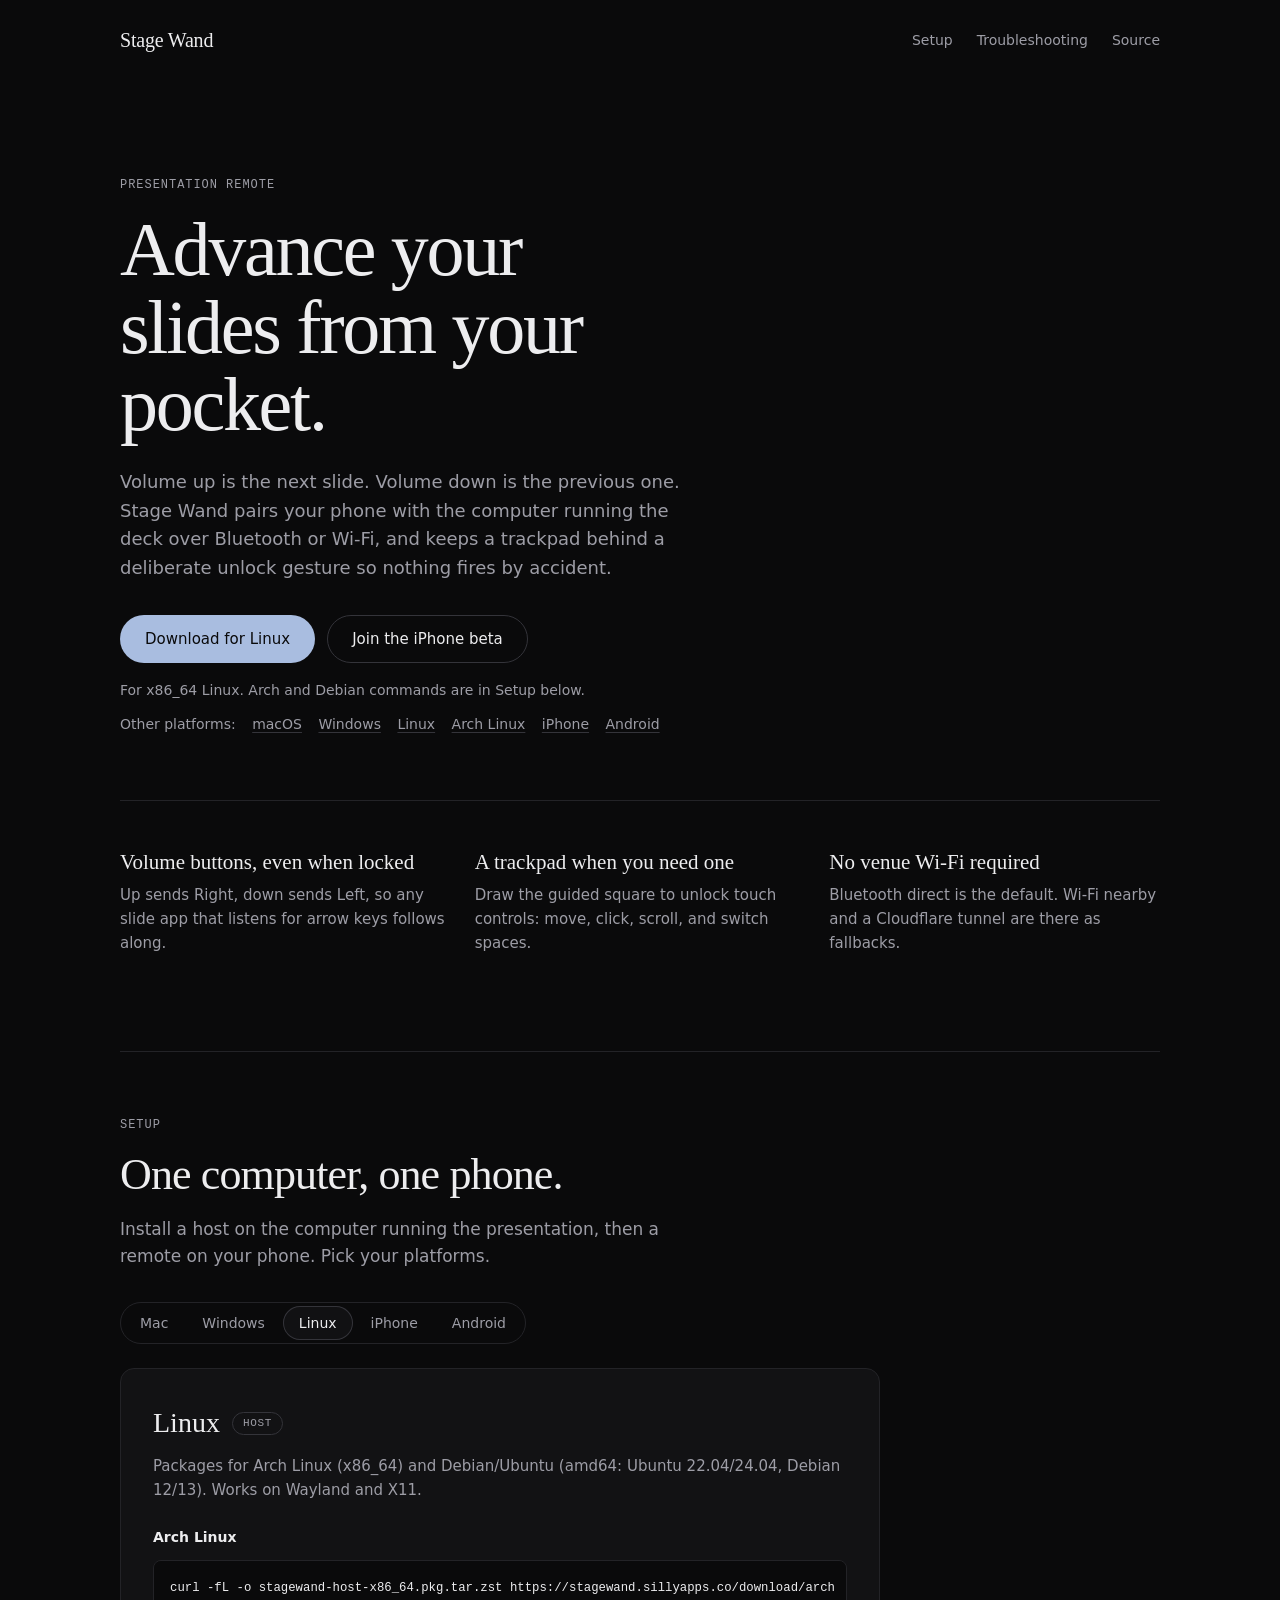
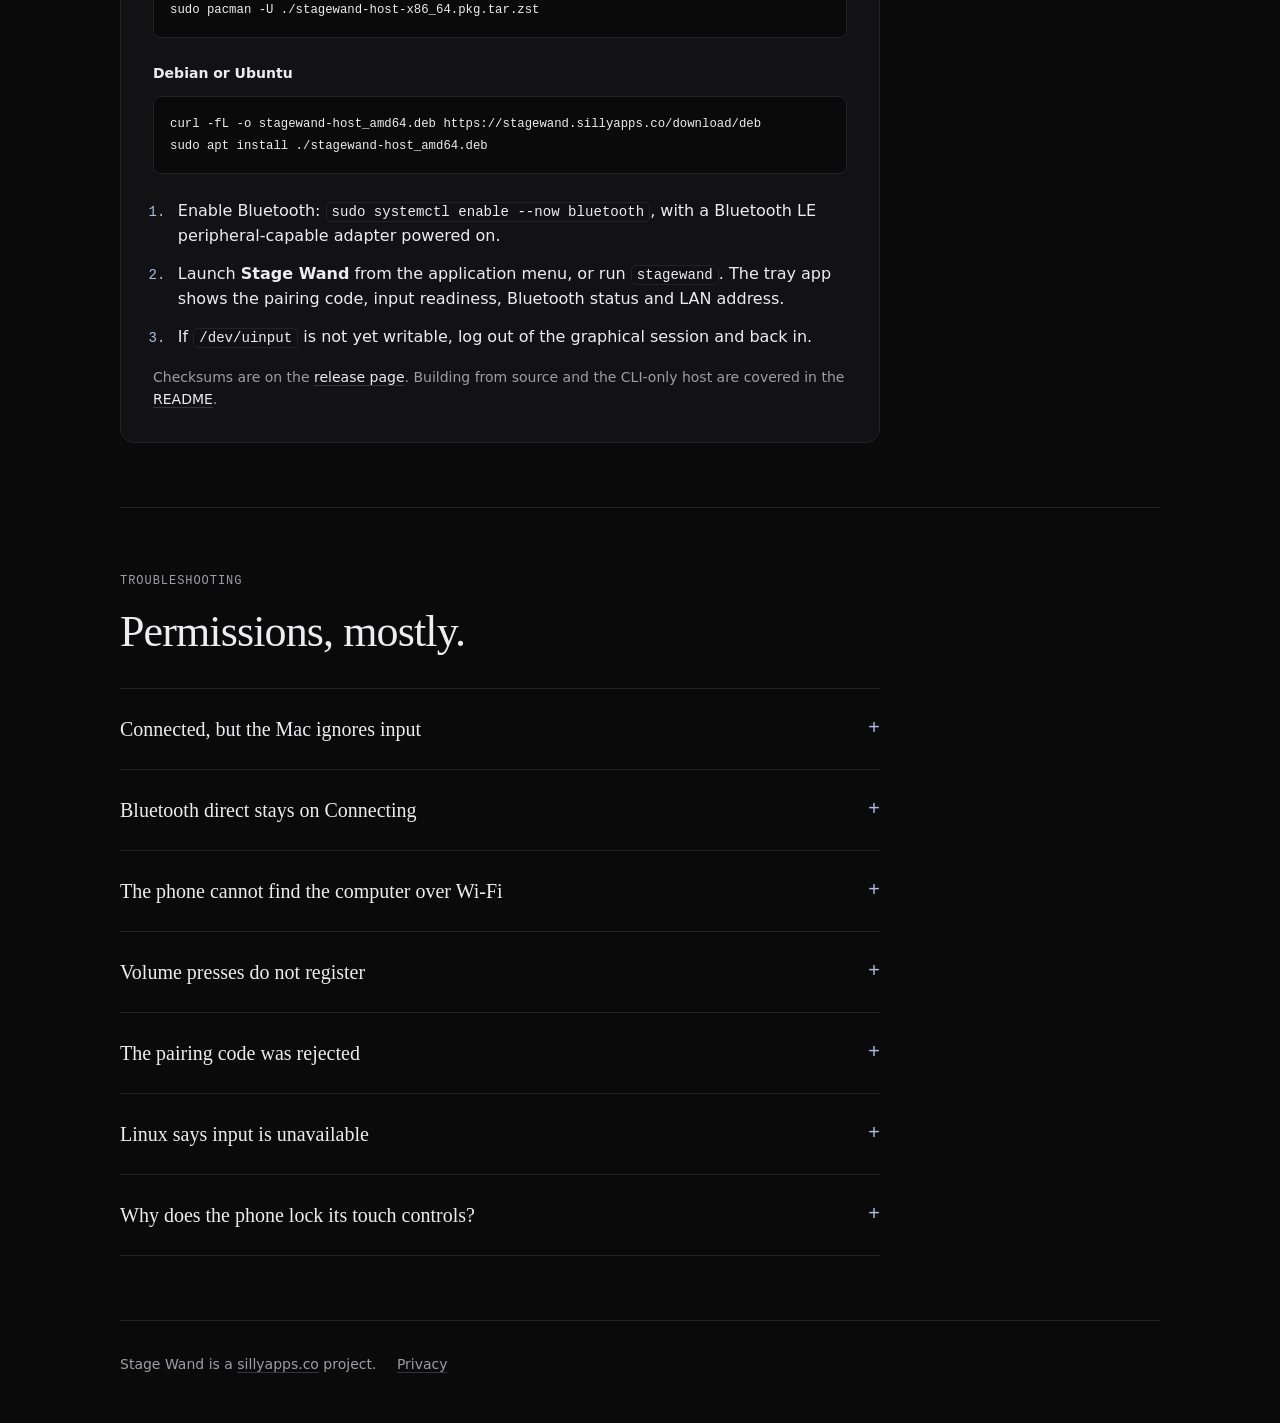
<file: site/public/index.html>
<!DOCTYPE html>
<html lang="en">
<head>
<meta charset="utf-8">
<meta name="viewport" content="width=device-width, initial-scale=1">
<title>Stage Wand: a pocket presentation remote</title>
<meta name="description" content="Stage Wand turns your phone's volume buttons into a slide clicker for Mac, Windows and Linux, with a trackpad behind a deliberate unlock.">
<meta name="color-scheme" content="dark">
<meta name="theme-color" content="#0a0a0b">
<link rel="canonical" href="https://stagewand.sillyapps.co/">
<link rel="icon" href="favicon.svg" type="image/svg+xml">
<link rel="stylesheet" href="styles.css">
</head>
<body>
<a class="skip" href="#main">Skip to content</a>
<header class="wrap site-header">
  <a class="wordmark" href="/" aria-label="Stage Wand home">Stage Wand</a>
  <nav class="top-nav" aria-label="Sections">
    <a href="#setup">Setup</a>
    <a href="#faq">Troubleshooting</a>
    <a href="https://github.com/EdmundLimBoEn/stage-wand">Source</a>
  </nav>
</header>

<main id="main">
  <section class="wrap hero">
    <p class="eyebrow">Presentation remote</p>
    <h1>Advance your slides from your pocket.</h1>
    <p class="lead">Volume up is the next slide. Volume down is the previous one. Stage Wand pairs your phone with the computer running the deck over Bluetooth or Wi&#8209;Fi, and keeps a trackpad behind a deliberate unlock gesture so nothing fires by accident.</p>
    <div class="actions">
      <a class="btn btn-primary" id="cta-primary" href="/download/mac" data-default>Download for macOS</a>
      <a class="btn btn-ghost" id="cta-secondary" href="https://testflight.apple.com/join/JHGAMYwU">Join the iPhone beta</a>
    </div>
    <p class="fine" id="cta-note">Notarized Mac app, macOS 14 or later. iPhone beta via TestFlight, iOS 17 or later.</p>
    <p class="other">Other platforms:
      <a href="/download/mac">macOS</a>
      <a href="#setup" data-tab="win">Windows</a>
      <a href="/download/linux">Linux</a>
      <a href="/download/arch">Arch Linux</a>
      <a href="https://testflight.apple.com/join/JHGAMYwU">iPhone</a>
      <a href="#setup" data-tab="android">Android</a>
    </p>
  </section>

  <section class="wrap features" aria-label="What it does">
    <div class="feature"><h2>Volume buttons, even when locked</h2><p>Up sends Right, down sends Left, so any slide app that listens for arrow keys follows along.</p></div>
    <div class="feature"><h2>A trackpad when you need one</h2><p>Draw the guided square to unlock touch controls: move, click, scroll, and switch spaces.</p></div>
    <div class="feature"><h2>No venue Wi&#8209;Fi required</h2><p>Bluetooth direct is the default. Wi&#8209;Fi nearby and a Cloudflare tunnel are there as fallbacks.</p></div>
  </section>

  <section class="wrap setup" id="setup" aria-labelledby="setup-title">
    <p class="eyebrow">Setup</p>
    <h2 class="section-title" id="setup-title">One computer, one phone.</h2>
    <p class="section-lead">Install a host on the computer running the presentation, then a remote on your phone. Pick your platforms.</p>

    <div class="tabs" role="tablist" aria-label="Platforms">
      <button type="button" role="tab" id="t-mac" aria-controls="p-mac" aria-selected="true">Mac</button>
      <button type="button" role="tab" id="t-win" aria-controls="p-win" aria-selected="false" tabindex="-1">Windows</button>
      <button type="button" role="tab" id="t-linux" aria-controls="p-linux" aria-selected="false" tabindex="-1">Linux</button>
      <button type="button" role="tab" id="t-ios" aria-controls="p-ios" aria-selected="false" tabindex="-1">iPhone</button>
      <button type="button" role="tab" id="t-android" aria-controls="p-android" aria-selected="false" tabindex="-1">Android</button>
    </div>

    <div class="panel" role="tabpanel" id="p-mac" aria-labelledby="t-mac">
      <h3>Mac <span class="tag">Host</span></h3>
      <p class="req">macOS 14 or later. Notarized build.</p>
      <ol>
        <li><a href="/download/mac">Download Stage Wand for macOS</a> (latest release; <a href="https://github.com/EdmundLimBoEn/stage-wand/releases">checksums</a>), open it, and drag Stage Wand to Applications.</li>
        <li>Launch it. A pairing window shows the four-digit code, connection status and listening port. Reopen it any time from the menu bar item.</li>
        <li>On first launch, allow <strong>Accessibility</strong> (System Settings &rarr; Privacy &amp; Security &rarr; Accessibility), <strong>Bluetooth</strong>, and <strong>Local Network</strong>. Choose Allow if the firewall asks about incoming connections.</li>
        <li>Optional: enable the Mission Control shortcuts Control+Left, Control+Right and Control+Up in System Settings &rarr; Keyboard &rarr; Keyboard Shortcuts &rarr; Mission Control to switch spaces from the phone.</li>
      </ol>
      <details><summary>Build from source</summary>
<pre><code>make -C mac app &amp;&amp; open ~/Applications/StageWandMac.app</code></pre>
      </details>
    </div>

    <div class="panel" role="tabpanel" id="p-win" aria-labelledby="t-win">
      <h3>Windows <span class="tag">Host</span></h3>
      <p class="req">Prebuilt download coming soon. Build from source with Go for now.</p>
      <ol>
        <li>Install Go and clone the <a href="https://github.com/EdmundLimBoEn/stage-wand">repository</a>.</li>
        <li>Build and run the host:
<pre><code>cd host
go build -o stagewand-host.exe .\cmd\stagewand-host
stagewand-host.exe</code></pre></li>
        <li>Allow the app through Windows Firewall when it binds, and turn Bluetooth on in Windows Settings.</li>
        <li>The console shows the pairing code, listen address and Bluetooth status. Type <code>k</code> and Enter to disconnect the phone and rotate the code.</li>
      </ol>
      <p class="note">Space chords map to Win+Ctrl+Left and Win+Ctrl+Right (virtual desktops) and Win+Tab (Task View).</p>
    </div>

    <div class="panel" role="tabpanel" id="p-linux" aria-labelledby="t-linux">
      <h3>Linux <span class="tag">Host</span></h3>
      <p class="req">Packages for Arch Linux (x86_64) and Debian/Ubuntu (amd64: Ubuntu 22.04/24.04, Debian 12/13). Works on Wayland and X11.</p>
      <h4>Arch Linux</h4>
<pre><code>curl -fL -o stagewand-host-x86_64.pkg.tar.zst https://stagewand.sillyapps.co/download/arch
sudo pacman -U ./stagewand-host-x86_64.pkg.tar.zst</code></pre>
      <h4>Debian or Ubuntu</h4>
<pre><code>curl -fL -o stagewand-host_amd64.deb https://stagewand.sillyapps.co/download/deb
sudo apt install ./stagewand-host_amd64.deb</code></pre>
      <ol>
        <li>Enable Bluetooth: <code>sudo systemctl enable --now bluetooth</code>, with a Bluetooth LE peripheral-capable adapter powered on.</li>
        <li>Launch <strong>Stage Wand</strong> from the application menu, or run <code>stagewand</code>. The tray app shows the pairing code, input readiness, Bluetooth status and LAN address.</li>
        <li>If <code>/dev/uinput</code> is not yet writable, log out of the graphical session and back in.</li>
      </ol>
      <p class="note">Checksums are on the <a href="https://github.com/EdmundLimBoEn/stage-wand/releases">release page</a>. Building from source and the CLI-only host are covered in the <a href="https://github.com/EdmundLimBoEn/stage-wand#linux-host">README</a>.</p>
    </div>

    <div class="panel" role="tabpanel" id="p-ios" aria-labelledby="t-ios">
      <h3>iPhone <span class="tag">Remote</span></h3>
      <p class="req">iOS 17 or later. Public beta through TestFlight.</p>
      <ol>
        <li>Install TestFlight, then <a href="https://testflight.apple.com/join/JHGAMYwU">join the Stage Wand beta</a>.</li>
        <li>Open Stage Wand. Allow <strong>Bluetooth</strong> and <strong>Local Network</strong> when asked.</li>
        <li>Draw the square to unlock touch controls, open Settings, and type the four-digit code from the host, including leading zeros. <strong>Bluetooth direct</strong> is the default route.</li>
        <li>Wait for the connected state, start your slideshow, and keep media volume near the middle so presses are never at a limit.</li>
      </ol>
    </div>

    <div class="panel" role="tabpanel" id="p-android" aria-labelledby="t-android">
      <h3>Android <span class="tag">Remote</span></h3>
      <p class="req">Store release coming soon. Build the APK from source for now.</p>
      <ol>
        <li>Open the <code>android/</code> folder in Android Studio (JDK 21, Android SDK 35) and run the <strong>app</strong> configuration, or build from the command line:
<pre><code>cd android
./gradlew :app:assembleDebug
adb install -r app/build/outputs/apk/debug/app-debug.apk</code></pre></li>
        <li>Allow Bluetooth, nearby devices (location on Android 12 and older), and notifications if asked.</li>
        <li>Draw the square to unlock, enter the host pairing code in Settings, and leave <strong>Host address or tunnel URL</strong> empty. Keep <strong>Bluetooth</strong> selected, or switch to <strong>Wi&#8209;Fi</strong>.</li>
      </ol>
      <p class="note">Volume keys work while Stage Wand is in the foreground. Pocket use with the screen off depends on the phone maker; use NEXT and PREV if volume presses do not arrive.</p>
    </div>
  </section>

  <section class="wrap faq" id="faq" aria-labelledby="faq-title">
    <p class="eyebrow">Troubleshooting</p>
    <h2 class="section-title" id="faq-title">Permissions, mostly.</h2>
    <div class="faq-list">
      <details><summary>Connected, but the Mac ignores input</summary><p>Stage Wand needs Accessibility to send keys and pointer events. In System Settings &rarr; Privacy &amp; Security &rarr; Accessibility, make sure the copy you are running is the enabled entry; remove stale entries from older builds, re-add the app, and relaunch. Draw the square to unlock touch controls and keep the presentation app frontmost.</p></details>
      <details><summary>Bluetooth direct stays on Connecting</summary><p>Check Bluetooth is on for both devices. On a Mac, allow Stage Wand under Privacy &amp; Security &rarr; Bluetooth. On Linux, run <code>bluetoothctl show</code> and confirm the adapter is powered. On Windows, turn Bluetooth on in Settings. Allow Bluetooth for Stage Wand on the phone, then relaunch the host. Only one Stage Wand host should be advertising nearby.</p></details>
      <details><summary>The phone cannot find the computer over Wi&#8209;Fi</summary><p>Allow Local Network on the iPhone (Settings &rarr; Privacy &amp; Security &rarr; Local Network) and reopen the app. Or enter the computer's IP and port by hand, such as <code>192.168.1.20:8787</code>, using the port the host shows. Guest networks often isolate devices; use your iPhone's Personal Hotspot instead.</p></details>
      <details><summary>Volume presses do not register</summary><p>Keep media volume away from the maximum and minimum, and keep Stage Wand running. Reopen it after an audio interruption. The on-screen NEXT and PREV buttons always work once unlocked.</p></details>
      <details><summary>The pairing code was rejected</summary><p>Read the current code from the host; disconnecting rotates it. After five failed attempts, wait 30 seconds or choose Disconnect &amp; new code.</p></details>
      <details><summary>Linux says input is unavailable</summary><p>Run <code>stagewand-host --diagnose</code> from the graphical session. The host needs a loaded <code>uinput</code> module and the seat ACL, which applies after you log out and back in. Do not add yourself to the <code>input</code> group.</p></details>
      <details><summary>Why does the phone lock its touch controls?</summary><p>So a pocket brush cannot click or skip. Hardware volume buttons keep working while touch is locked. Trace the guided square deliberately to unlock; leaving the app or locking the screen relocks it.</p></details>
    </div>
  </section>
</main>

<footer class="wrap site-footer">
  <p>Stage Wand is a <a href="https://sillyapps.co">sillyapps.co</a> project. <a href="https://github.com/EdmundLimBoEn/stage-wand/blob/main/docs/privacy.md">Privacy</a></p>
</footer>
<script src="tabs.js" defer></script>
</body>
</html>
</file>
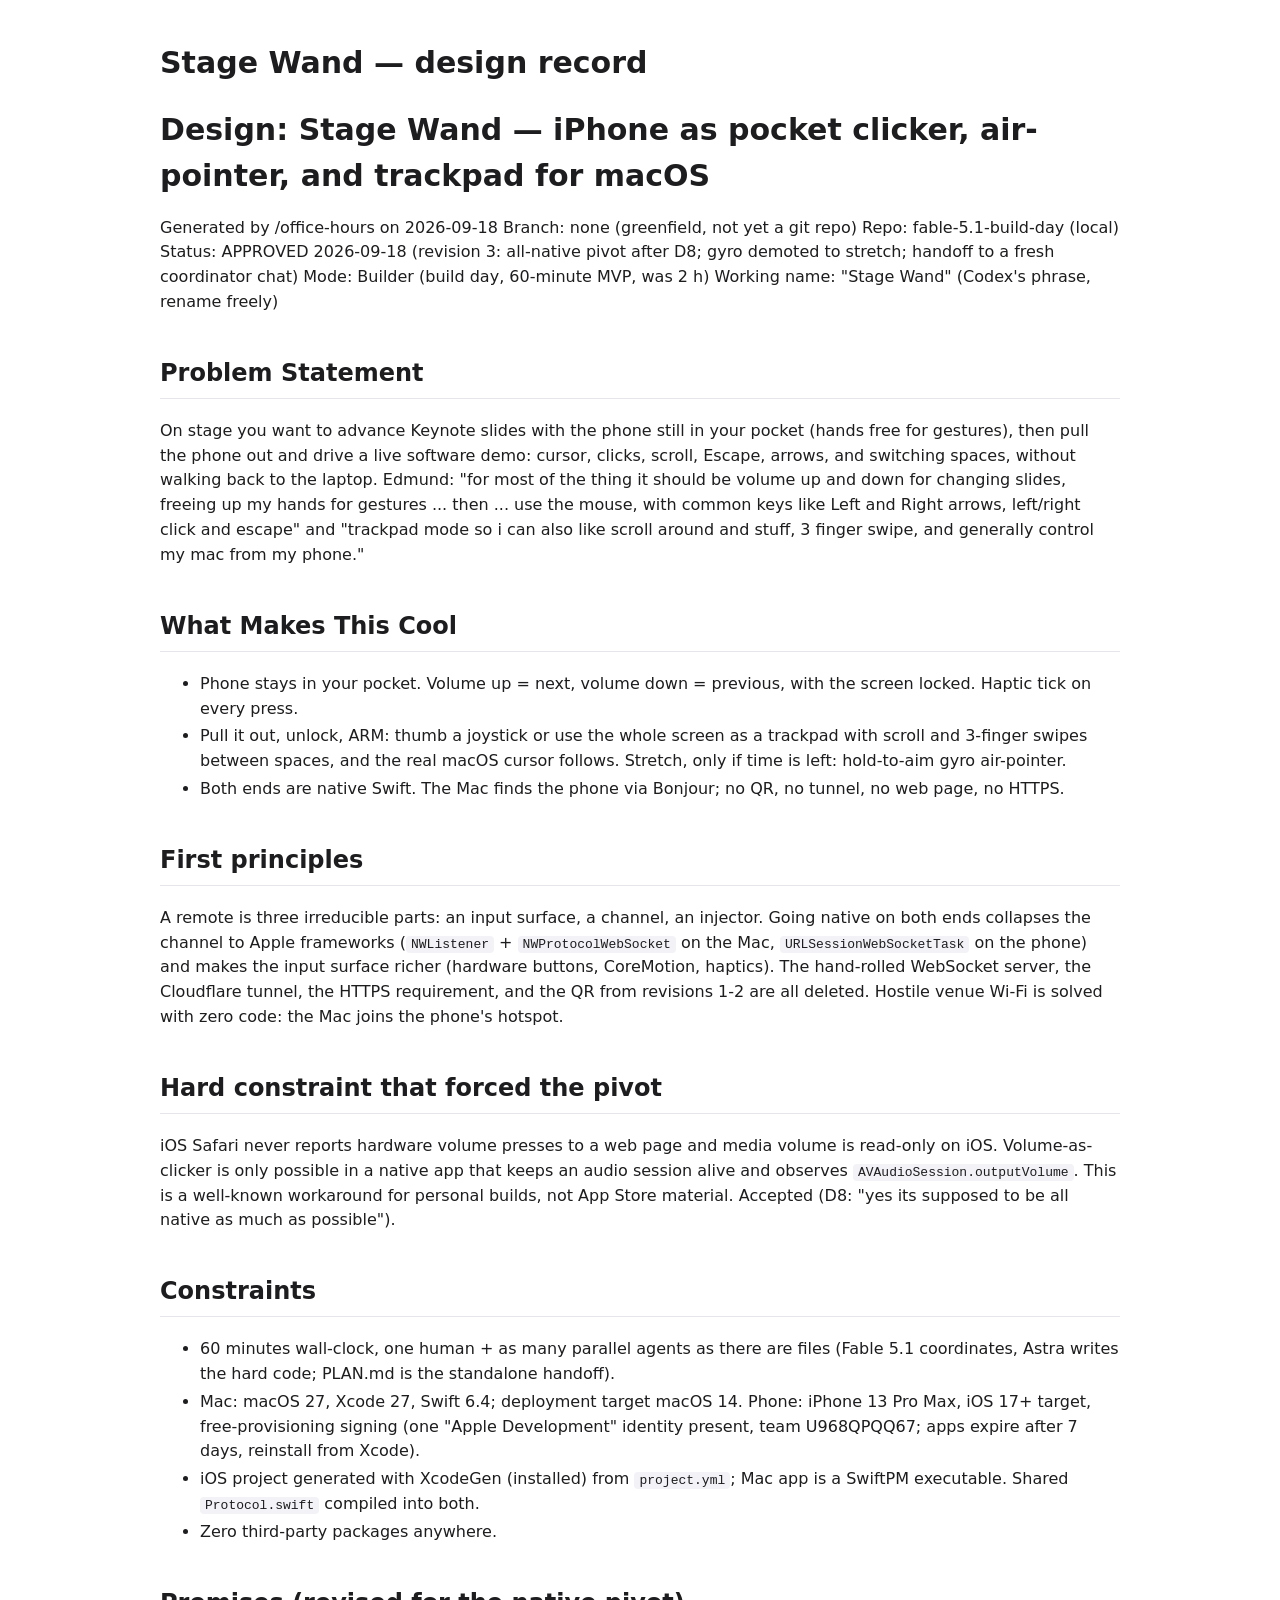
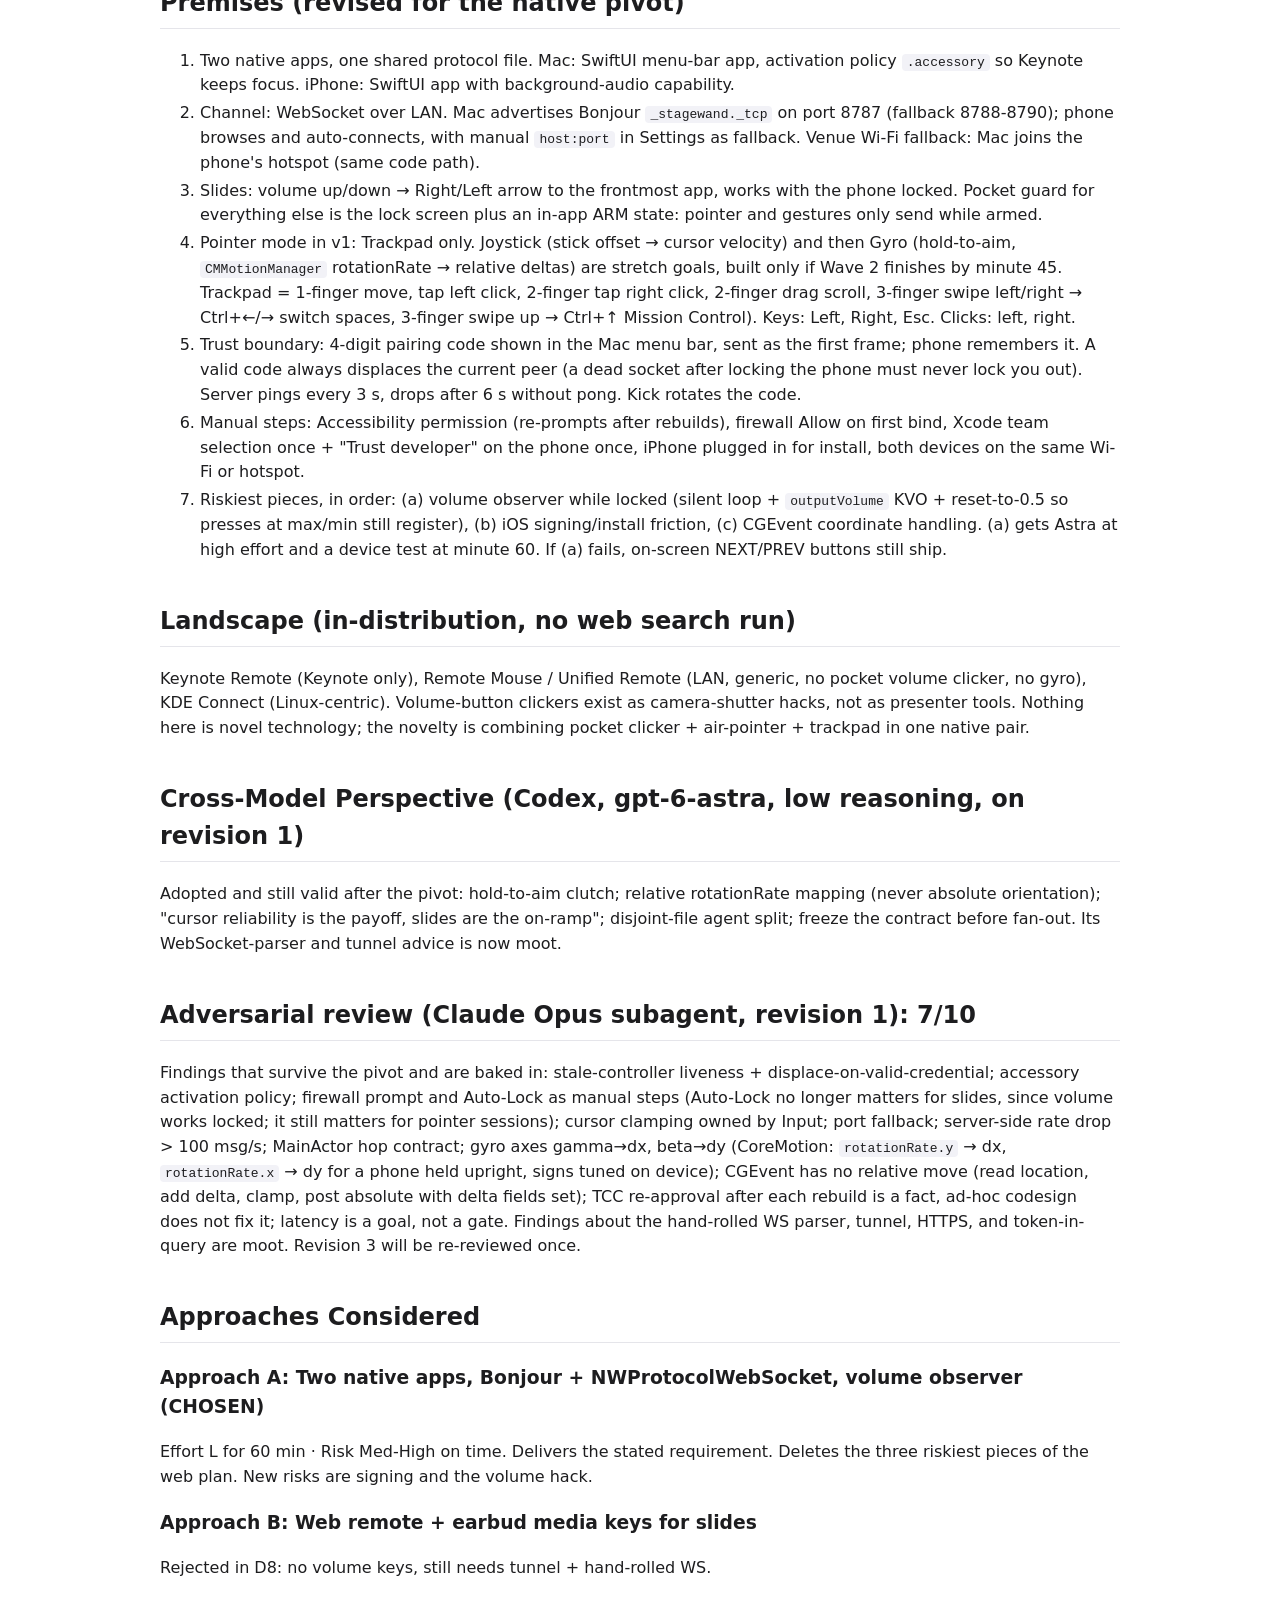
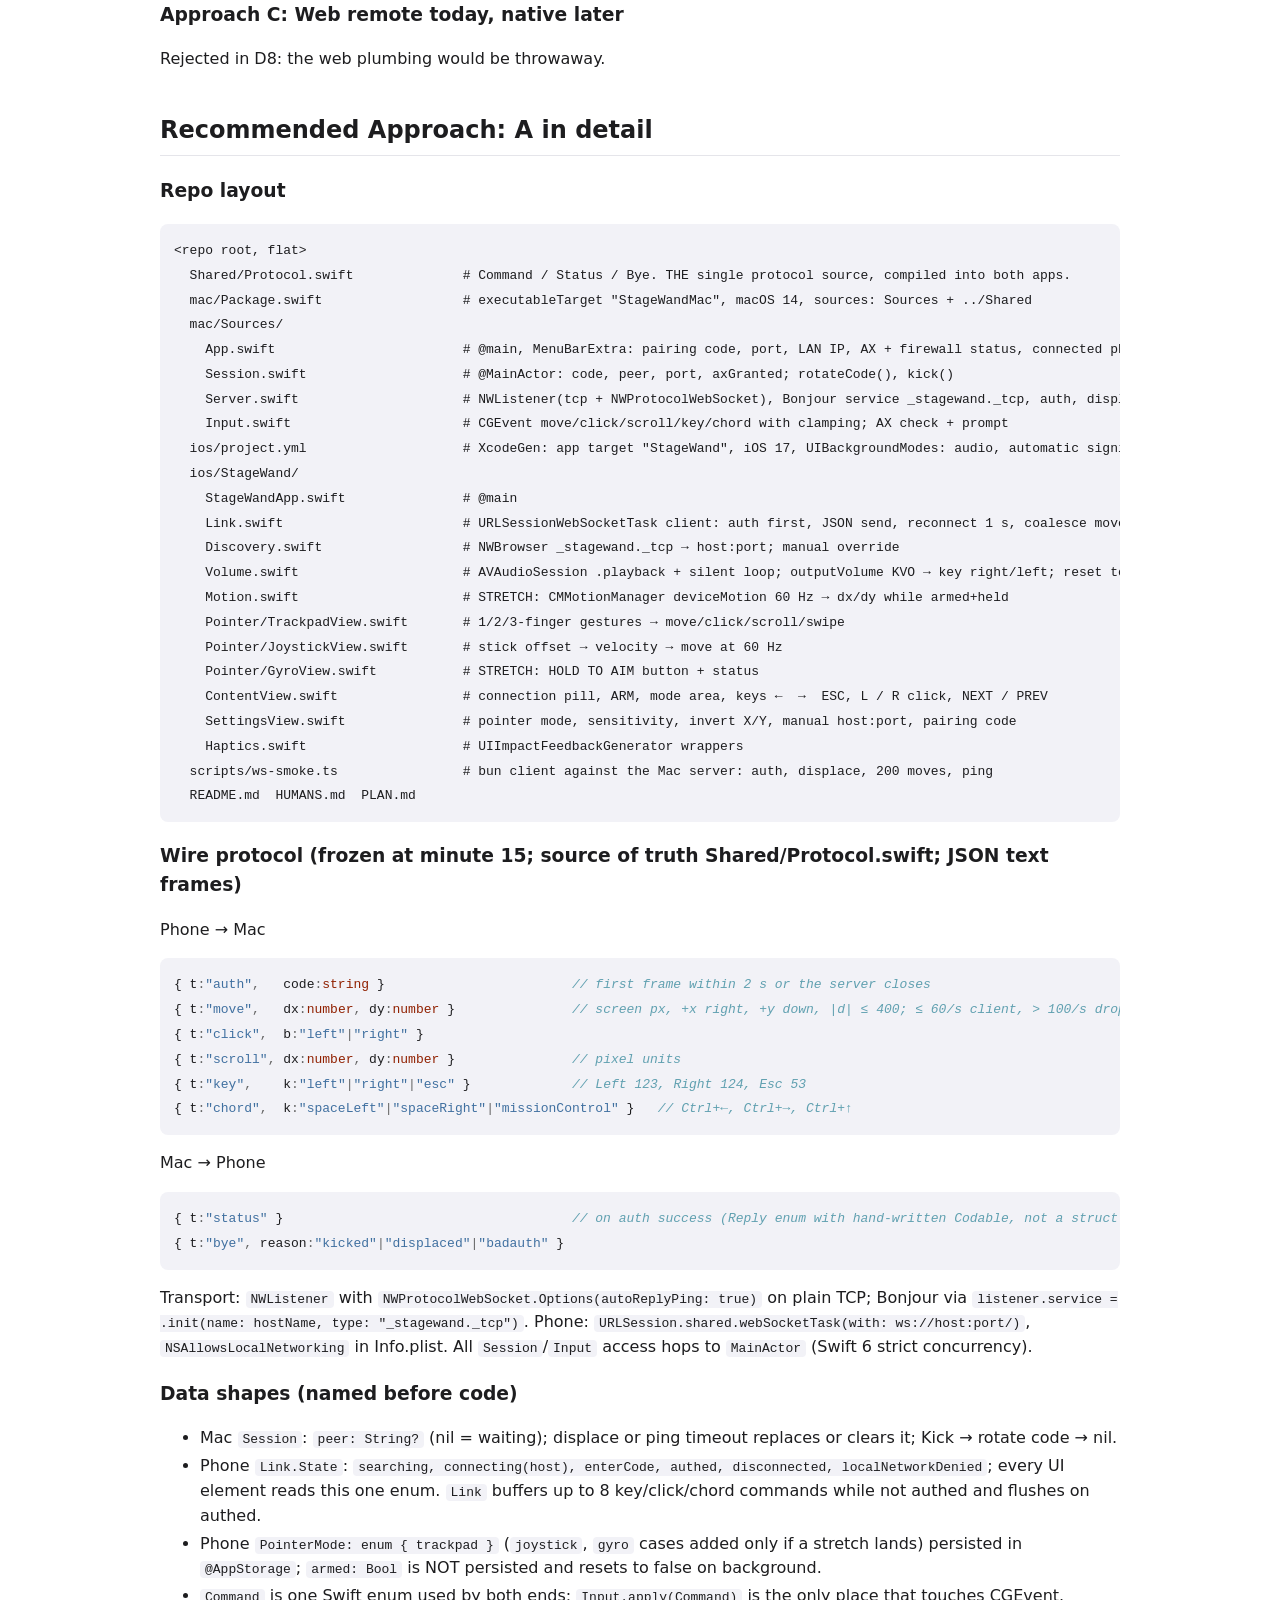
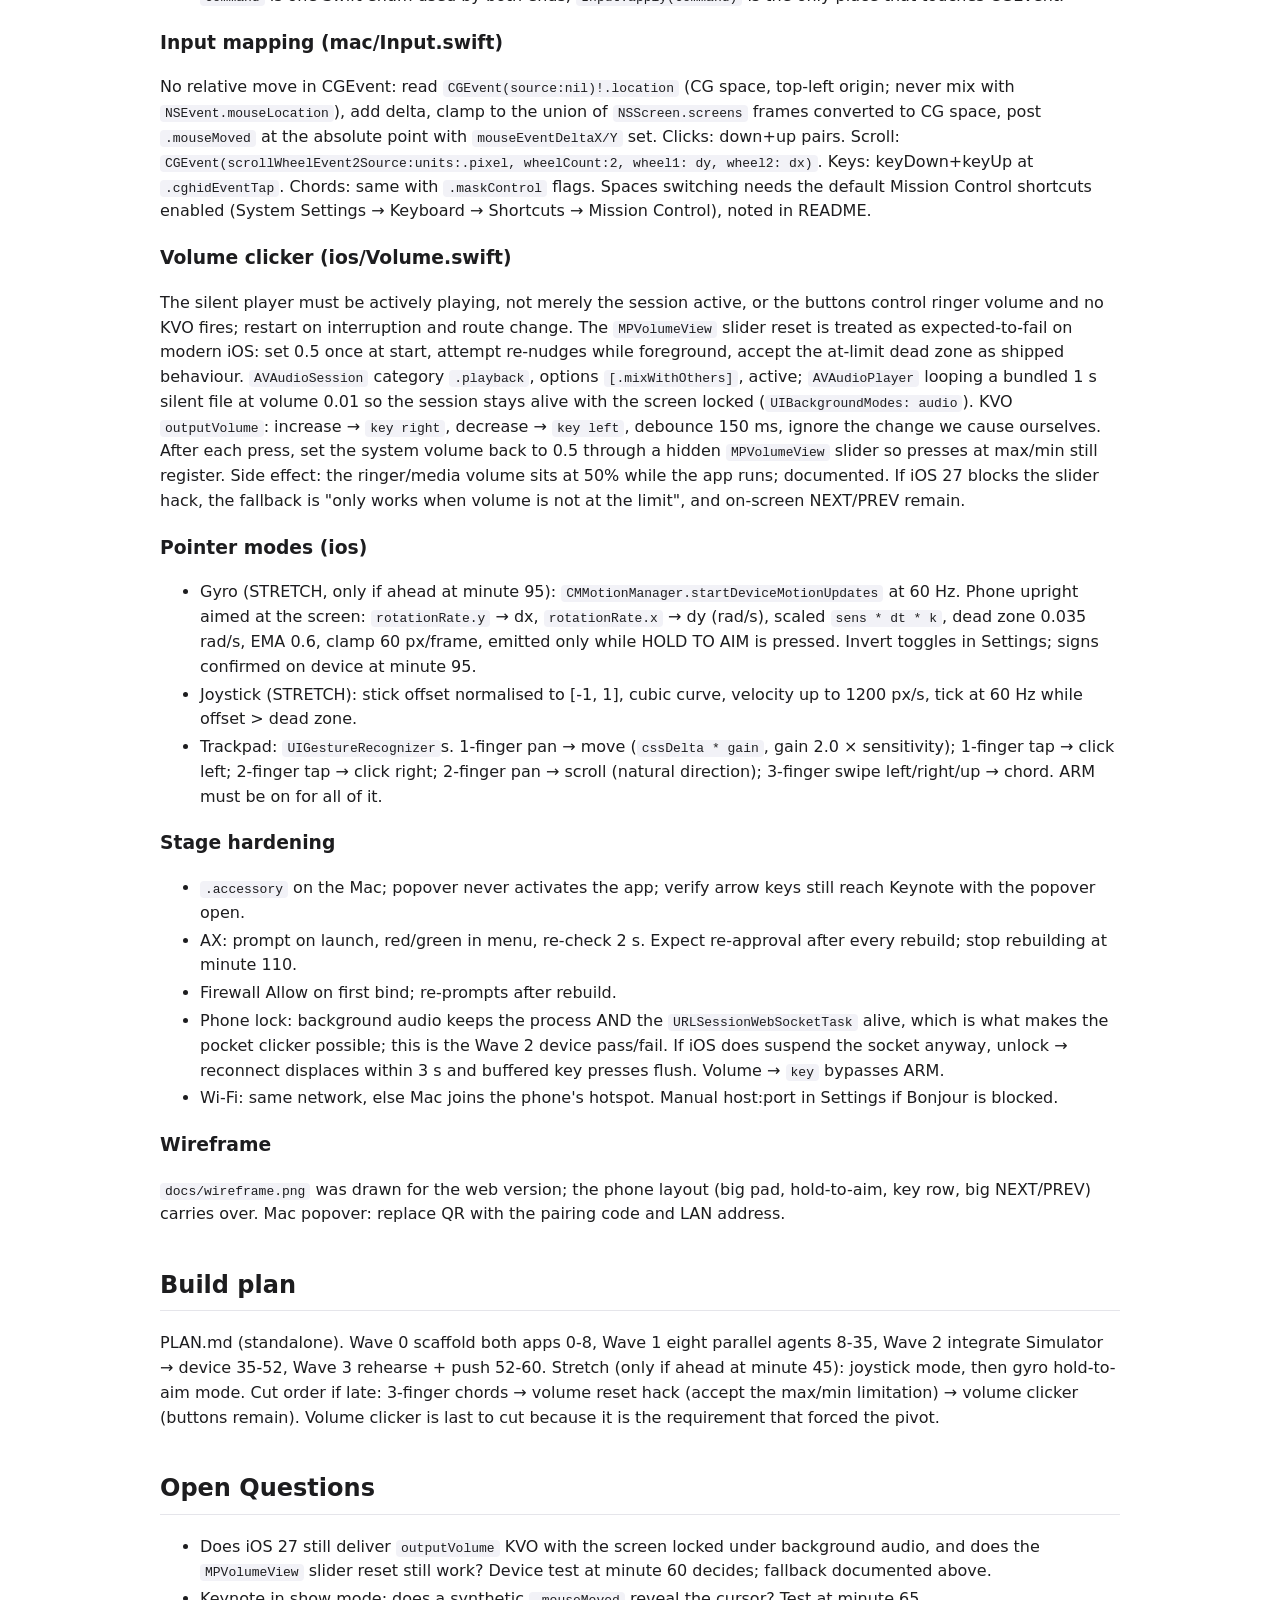
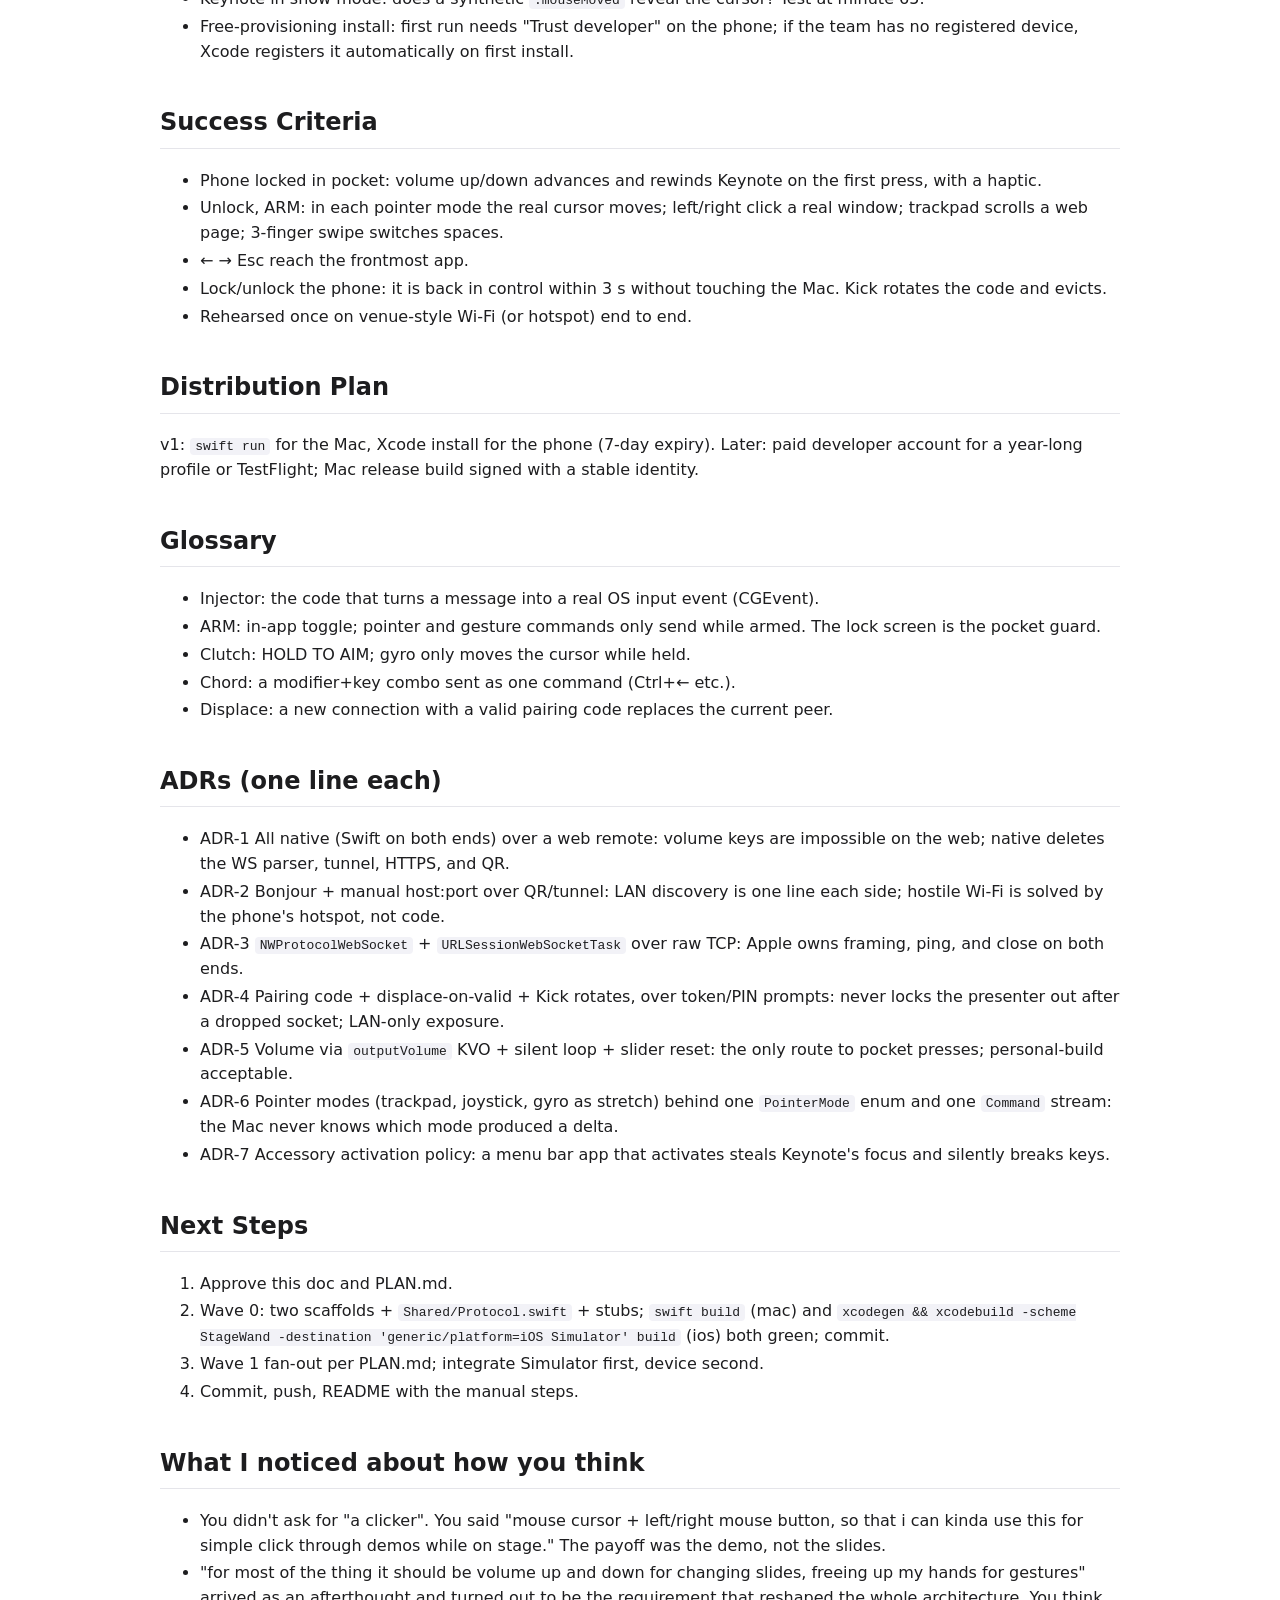
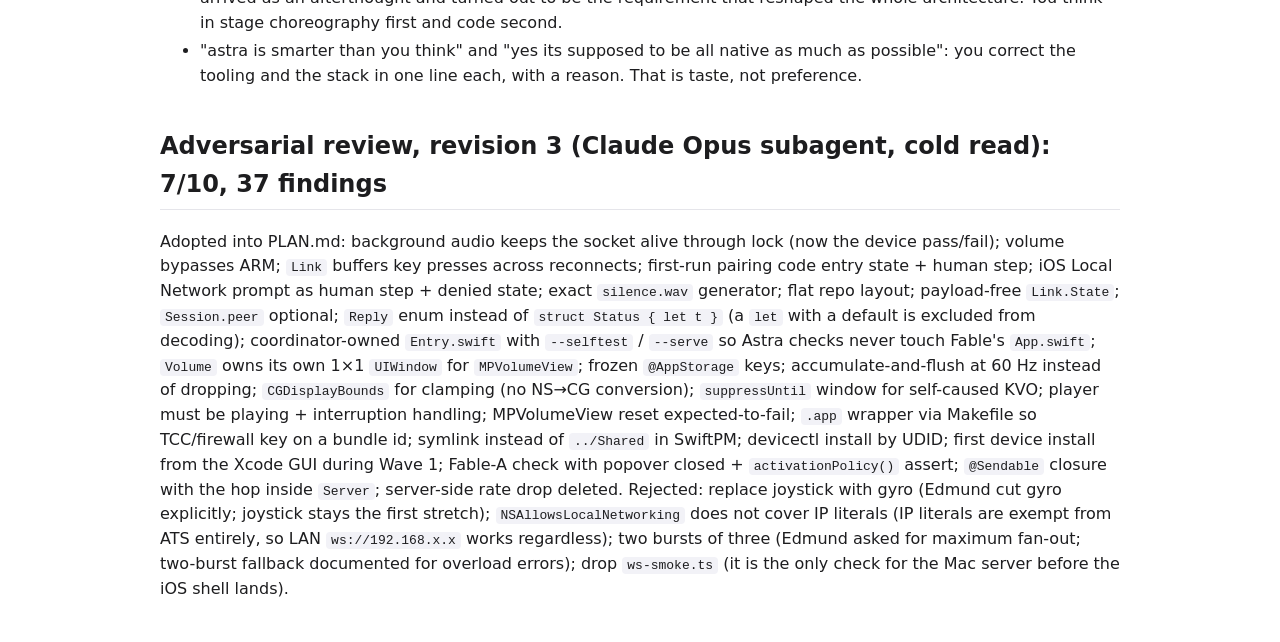
<file: docs/design.html>
<!DOCTYPE html>
<html xmlns="http://www.w3.org/1999/xhtml">
<head>
  <meta charset="utf-8" />
  <meta name="generator" content="pandoc" />
  <meta name="viewport" content="width=device-width, initial-scale=1.0, user-scalable=yes" />
  <title>Stage Wand — design record</title>
  <style>

span.smallcaps{font-variant: small-caps;}
div.columns{display: flex; gap: min(4vw, 1.5em);}
div.column{flex: auto; overflow-x: auto;}
div.hanging-indent{margin-left: 1.5em; text-indent: -1.5em;}

ul.task-list[class]{list-style: none;}
ul.task-list li input[type="checkbox"] {
font-size: inherit;
width: 0.8em;
margin: 0 0.8em 0.2em -1.6em;
vertical-align: middle;
}
.display.math{display: block; text-align: center; margin: 0.5rem auto;}

html { -webkit-text-size-adjust: 100%; }
pre > code.sourceCode { white-space: pre; position: relative; }
pre > code.sourceCode > span { display: inline-block; line-height: 1.25; }
pre > code.sourceCode > span:empty { height: 1.2em; }
.sourceCode { overflow: visible; }
code.sourceCode > span { color: inherit; text-decoration: inherit; }
div.sourceCode { margin: 1em 0; }
pre.sourceCode { margin: 0; }
@media screen {
div.sourceCode { overflow: auto; }
}
@media print {
pre > code.sourceCode { white-space: pre-wrap; }
pre > code.sourceCode > span { text-indent: -5em; padding-left: 5em; }
}
pre.numberSource code
{ counter-reset: source-line 0; }
pre.numberSource code > span
{ position: relative; left: -4em; counter-increment: source-line; }
pre.numberSource code > span > a:first-child::before
{ content: counter(source-line);
position: relative; left: -1em; text-align: right; vertical-align: baseline;
border: none; display: inline-block;
-webkit-touch-callout: none; -webkit-user-select: none;
-khtml-user-select: none; -moz-user-select: none;
-ms-user-select: none; user-select: none;
padding: 0 4px; width: 4em;
color: #aaaaaa;
}
pre.numberSource { margin-left: 3em; border-left: 1px solid #aaaaaa; padding-left: 4px; }
div.sourceCode
{ }
@media screen {
pre > code.sourceCode > span > a:first-child::before { text-decoration: underline; }
}
code span.al { color: #ff0000; font-weight: bold; } 
code span.an { color: #60a0b0; font-weight: bold; font-style: italic; } 
code span.at { color: #7d9029; } 
code span.bn { color: #40a070; } 
code span.bu { color: #008000; } 
code span.cf { color: #007020; font-weight: bold; } 
code span.ch { color: #4070a0; } 
code span.cn { color: #880000; } 
code span.co { color: #60a0b0; font-style: italic; } 
code span.cv { color: #60a0b0; font-weight: bold; font-style: italic; } 
code span.do { color: #ba2121; font-style: italic; } 
code span.dt { color: #902000; } 
code span.dv { color: #40a070; } 
code span.er { color: #ff0000; font-weight: bold; } 
code span.ex { } 
code span.fl { color: #40a070; } 
code span.fu { color: #06287e; } 
code span.im { color: #008000; font-weight: bold; } 
code span.in { color: #60a0b0; font-weight: bold; font-style: italic; } 
code span.kw { color: #007020; font-weight: bold; } 
code span.op { color: #666666; } 
code span.ot { color: #007020; } 
code span.pp { color: #bc7a00; } 
code span.sc { color: #4070a0; } 
code span.ss { color: #bb6688; } 
code span.st { color: #4070a0; } 
code span.va { color: #19177c; } 
code span.vs { color: #4070a0; } 
code span.wa { color: #60a0b0; font-weight: bold; font-style: italic; } 
</style>
  <style type="text/css">body{max-width:960px;margin:40px auto;padding:0 20px;font:16px/1.55 -apple-system,system-ui,sans-serif;color:#1d1d1f;background:#fff}
h1{font-size:30px;margin-bottom:4px}h2{margin-top:40px;border-bottom:1px solid #e5e5ea;padding-bottom:6px}
code{font:13px ui-monospace,SFMono-Regular,Menlo,monospace;background:#f2f2f7;padding:1px 5px;border-radius:4px}
pre{background:#f2f2f7;padding:14px;border-radius:8px;overflow:auto}pre code{background:none;padding:0}
table{border-collapse:collapse;width:100%;font-size:14px}th,td{border:1px solid #e5e5ea;padding:8px;vertical-align:top;text-align:left}th{background:#f2f2f7}
li{margin:3px 0}strong{color:#000}input[type=checkbox]{margin-right:6px}
</style>
</head>
<body>
<header id="title-block-header">
<h1 class="title">Stage Wand — design record</h1>
</header>
<h1 id="design-stage-wand--iphone-as-pocket-clicker-air-pointer-and-trackpad-for-macos">Design:
Stage Wand — iPhone as pocket clicker, air-pointer, and trackpad for
macOS</h1>
<p>Generated by /office-hours on 2026-09-18 Branch: none (greenfield,
not yet a git repo) Repo: fable-5.1-build-day (local) Status: APPROVED
2026-09-18 (revision 3: all-native pivot after D8; gyro demoted to
stretch; handoff to a fresh coordinator chat) Mode: Builder (build day,
60-minute MVP, was 2 h) Working name: &quot;Stage Wand&quot; (Codex&#39;s phrase,
rename freely)</p>
<h2 id="problem-statement">Problem Statement</h2>
<p>On stage you want to advance Keynote slides with the phone still in
your pocket (hands free for gestures), then pull the phone out and drive
a live software demo: cursor, clicks, scroll, Escape, arrows, and
switching spaces, without walking back to the laptop. Edmund: &quot;for most
of the thing it should be volume up and down for changing slides,
freeing up my hands for gestures ... then ... use the mouse, with common
keys like Left and Right arrows, left/right click and escape&quot; and
&quot;trackpad mode so i can also like scroll around and stuff, 3 finger
swipe, and generally control my mac from my phone.&quot;</p>
<h2 id="what-makes-this-cool">What Makes This Cool</h2>
<ul>
<li>Phone stays in your pocket. Volume up = next, volume down =
previous, with the screen locked. Haptic tick on every press.</li>
<li>Pull it out, unlock, ARM: thumb a joystick or use the whole screen
as a trackpad with scroll and 3-finger swipes between spaces, and the
real macOS cursor follows. Stretch, only if time is left: hold-to-aim
gyro air-pointer.</li>
<li>Both ends are native Swift. The Mac finds the phone via Bonjour; no
QR, no tunnel, no web page, no HTTPS.</li>
</ul>
<h2 id="first-principles">First principles</h2>
<p>A remote is three irreducible parts: an input surface, a channel, an
injector. Going native on both ends collapses the channel to Apple
frameworks (<code>NWListener</code> + <code>NWProtocolWebSocket</code>
on the Mac, <code>URLSessionWebSocketTask</code> on the phone) and makes
the input surface richer (hardware buttons, CoreMotion, haptics). The
hand-rolled WebSocket server, the Cloudflare tunnel, the HTTPS
requirement, and the QR from revisions 1-2 are all deleted. Hostile
venue Wi-Fi is solved with zero code: the Mac joins the phone&#39;s
hotspot.</p>
<h2 id="hard-constraint-that-forced-the-pivot">Hard constraint that
forced the pivot</h2>
<p>iOS Safari never reports hardware volume presses to a web page and
media volume is read-only on iOS. Volume-as-clicker is only possible in
a native app that keeps an audio session alive and observes
<code>AVAudioSession.outputVolume</code>. This is a well-known
workaround for personal builds, not App Store material. Accepted (D8:
&quot;yes its supposed to be all native as much as possible&quot;).</p>
<h2 id="constraints">Constraints</h2>
<ul>
<li>60 minutes wall-clock, one human + as many parallel agents as there
are files (Fable 5.1 coordinates, Astra writes the hard code; PLAN.md is
the standalone handoff).</li>
<li>Mac: macOS 27, Xcode 27, Swift 6.4; deployment target macOS 14.
Phone: iPhone 13 Pro Max, iOS 17+ target, free-provisioning signing (one
&quot;Apple Development&quot; identity present, team U968QPQQ67; apps expire after
7 days, reinstall from Xcode).</li>
<li>iOS project generated with XcodeGen (installed) from
<code>project.yml</code>; Mac app is a SwiftPM executable. Shared
<code>Protocol.swift</code> compiled into both.</li>
<li>Zero third-party packages anywhere.</li>
</ul>
<h2 id="premises-revised-for-the-native-pivot">Premises (revised for the
native pivot)</h2>
<ol type="1">
<li>Two native apps, one shared protocol file. Mac: SwiftUI menu-bar
app, activation policy <code>.accessory</code> so Keynote keeps focus.
iPhone: SwiftUI app with background-audio capability.</li>
<li>Channel: WebSocket over LAN. Mac advertises Bonjour
<code>_stagewand._tcp</code> on port 8787 (fallback 8788-8790); phone
browses and auto-connects, with manual <code>host:port</code> in
Settings as fallback. Venue Wi-Fi fallback: Mac joins the phone&#39;s
hotspot (same code path).</li>
<li>Slides: volume up/down → Right/Left arrow to the frontmost app,
works with the phone locked. Pocket guard for everything else is the
lock screen plus an in-app ARM state: pointer and gestures only send
while armed.</li>
<li>Pointer mode in v1: Trackpad only. Joystick (stick offset → cursor
velocity) and then Gyro (hold-to-aim, <code>CMMotionManager</code>
rotationRate → relative deltas) are stretch goals, built only if Wave 2
finishes by minute 45. Trackpad = 1-finger move, tap left click,
2-finger tap right click, 2-finger drag scroll, 3-finger swipe
left/right → Ctrl+←/→ switch spaces, 3-finger swipe up → Ctrl+↑ Mission
Control). Keys: Left, Right, Esc. Clicks: left, right.</li>
<li>Trust boundary: 4-digit pairing code shown in the Mac menu bar, sent
as the first frame; phone remembers it. A valid code always displaces
the current peer (a dead socket after locking the phone must never lock
you out). Server pings every 3 s, drops after 6 s without pong. Kick
rotates the code.</li>
<li>Manual steps: Accessibility permission (re-prompts after rebuilds),
firewall Allow on first bind, Xcode team selection once + &quot;Trust
developer&quot; on the phone once, iPhone plugged in for install, both
devices on the same Wi-Fi or hotspot.</li>
<li>Riskiest pieces, in order: (a) volume observer while locked (silent
loop + <code>outputVolume</code> KVO + reset-to-0.5 so presses at
max/min still register), (b) iOS signing/install friction, (c) CGEvent
coordinate handling. (a) gets Astra at high effort and a device test at
minute 60. If (a) fails, on-screen NEXT/PREV buttons still ship.</li>
</ol>
<h2 id="landscape-in-distribution-no-web-search-run">Landscape
(in-distribution, no web search run)</h2>
<p>Keynote Remote (Keynote only), Remote Mouse / Unified Remote (LAN,
generic, no pocket volume clicker, no gyro), KDE Connect
(Linux-centric). Volume-button clickers exist as camera-shutter hacks,
not as presenter tools. Nothing here is novel technology; the novelty is
combining pocket clicker + air-pointer + trackpad in one native
pair.</p>
<h2 id="cross-model-perspective-codex-gpt-6-astra-low-reasoning-on-revision-1">Cross-Model
Perspective (Codex, gpt-6-astra, low reasoning, on revision 1)</h2>
<p>Adopted and still valid after the pivot: hold-to-aim clutch; relative
rotationRate mapping (never absolute orientation); &quot;cursor reliability
is the payoff, slides are the on-ramp&quot;; disjoint-file agent split;
freeze the contract before fan-out. Its WebSocket-parser and tunnel
advice is now moot.</p>
<h2 id="adversarial-review-claude-opus-subagent-revision-1-710">Adversarial
review (Claude Opus subagent, revision 1): 7/10</h2>
<p>Findings that survive the pivot and are baked in: stale-controller
liveness + displace-on-valid-credential; accessory activation policy;
firewall prompt and Auto-Lock as manual steps (Auto-Lock no longer
matters for slides, since volume works locked; it still matters for
pointer sessions); cursor clamping owned by Input; port fallback;
server-side rate drop &gt; 100 msg/s; MainActor hop contract; gyro axes
gamma→dx, beta→dy (CoreMotion: <code>rotationRate.y</code> → dx,
<code>rotationRate.x</code> → dy for a phone held upright, signs tuned
on device); CGEvent has no relative move (read location, add delta,
clamp, post absolute with delta fields set); TCC re-approval after each
rebuild is a fact, ad-hoc codesign does not fix it; latency is a goal,
not a gate. Findings about the hand-rolled WS parser, tunnel, HTTPS, and
token-in-query are moot. Revision 3 will be re-reviewed once.</p>
<h2 id="approaches-considered">Approaches Considered</h2>
<h3 id="approach-a-two-native-apps-bonjour--nwprotocolwebsocket-volume-observer-chosen">Approach
A: Two native apps, Bonjour + NWProtocolWebSocket, volume observer
(CHOSEN)</h3>
<p>Effort L for 60 min · Risk Med-High on time. Delivers the stated
requirement. Deletes the three riskiest pieces of the web plan. New
risks are signing and the volume hack.</p>
<h3 id="approach-b-web-remote--earbud-media-keys-for-slides">Approach B:
Web remote + earbud media keys for slides</h3>
<p>Rejected in D8: no volume keys, still needs tunnel + hand-rolled
WS.</p>
<h3 id="approach-c-web-remote-today-native-later">Approach C: Web remote
today, native later</h3>
<p>Rejected in D8: the web plumbing would be throwaway.</p>
<h2 id="recommended-approach-a-in-detail">Recommended Approach: A in
detail</h2>
<h3 id="repo-layout">Repo layout</h3>
<pre><code>&lt;repo root, flat&gt;
  Shared/Protocol.swift              # Command / Status / Bye. THE single protocol source, compiled into both apps.
  mac/Package.swift                  # executableTarget &quot;StageWandMac&quot;, macOS 14, sources: Sources + ../Shared
  mac/Sources/
    App.swift                        # @main, MenuBarExtra: pairing code, port, LAN IP, AX + firewall status, connected phone, Kick, Quit. .accessory policy
    Session.swift                    # @MainActor: code, peer, port, axGranted; rotateCode(), kick()
    Server.swift                     # NWListener(tcp + NWProtocolWebSocket), Bonjour service _stagewand._tcp, auth, displace, ping/pong, rate drop
    Input.swift                      # CGEvent move/click/scroll/key/chord with clamping; AX check + prompt
  ios/project.yml                    # XcodeGen: app target &quot;StageWand&quot;, iOS 17, UIBackgroundModes: audio, automatic signing team U968QPQQ67
  ios/StageWand/
    StageWandApp.swift               # @main
    Link.swift                       # URLSessionWebSocketTask client: auth first, JSON send, reconnect 1 s, coalesce moves ≤ 60/s
    Discovery.swift                  # NWBrowser _stagewand._tcp → host:port; manual override
    Volume.swift                     # AVAudioSession .playback + silent loop; outputVolume KVO → key right/left; reset to 0.5; debounce 150 ms
    Motion.swift                     # STRETCH: CMMotionManager deviceMotion 60 Hz → dx/dy while armed+held
    Pointer/TrackpadView.swift       # 1/2/3-finger gestures → move/click/scroll/swipe
    Pointer/JoystickView.swift       # stick offset → velocity → move at 60 Hz
    Pointer/GyroView.swift           # STRETCH: HOLD TO AIM button + status
    ContentView.swift                # connection pill, ARM, mode area, keys ←  →  ESC, L / R click, NEXT / PREV
    SettingsView.swift               # pointer mode, sensitivity, invert X/Y, manual host:port, pairing code
    Haptics.swift                    # UIImpactFeedbackGenerator wrappers
  scripts/ws-smoke.ts                # bun client against the Mac server: auth, displace, 200 moves, ping
  README.md  HUMANS.md  PLAN.md</code></pre>
<h3 id="wire-protocol-frozen-at-minute-15-source-of-truth-sharedprotocolswift-json-text-frames">Wire
protocol (frozen at minute 15; source of truth Shared/Protocol.swift;
JSON text frames)</h3>
<p>Phone → Mac</p>
<div class="sourceCode" id="cb2"><pre class="sourceCode ts"><code class="sourceCode typescript"><span id="cb2-1"><a href="#cb2-1" aria-hidden="true" tabindex="-1"></a>{ t<span class="op">:</span><span class="st">&quot;auth&quot;</span><span class="op">,</span>   code<span class="op">:</span><span class="dt">string</span> }                        <span class="co">// first frame within 2 s or the server closes</span></span>
<span id="cb2-2"><a href="#cb2-2" aria-hidden="true" tabindex="-1"></a>{ t<span class="op">:</span><span class="st">&quot;move&quot;</span><span class="op">,</span>   dx<span class="op">:</span><span class="dt">number</span><span class="op">,</span> dy<span class="op">:</span><span class="dt">number</span> }               <span class="co">// screen px, +x right, +y down, |d| ≤ 400; ≤ 60/s client, &gt; 100/s dropped server-side</span></span>
<span id="cb2-3"><a href="#cb2-3" aria-hidden="true" tabindex="-1"></a>{ t<span class="op">:</span><span class="st">&quot;click&quot;</span><span class="op">,</span>  b<span class="op">:</span><span class="st">&quot;left&quot;</span><span class="op">|</span><span class="st">&quot;right&quot;</span> }</span>
<span id="cb2-4"><a href="#cb2-4" aria-hidden="true" tabindex="-1"></a>{ t<span class="op">:</span><span class="st">&quot;scroll&quot;</span><span class="op">,</span> dx<span class="op">:</span><span class="dt">number</span><span class="op">,</span> dy<span class="op">:</span><span class="dt">number</span> }               <span class="co">// pixel units</span></span>
<span id="cb2-5"><a href="#cb2-5" aria-hidden="true" tabindex="-1"></a>{ t<span class="op">:</span><span class="st">&quot;key&quot;</span><span class="op">,</span>    k<span class="op">:</span><span class="st">&quot;left&quot;</span><span class="op">|</span><span class="st">&quot;right&quot;</span><span class="op">|</span><span class="st">&quot;esc&quot;</span> }             <span class="co">// Left 123, Right 124, Esc 53</span></span>
<span id="cb2-6"><a href="#cb2-6" aria-hidden="true" tabindex="-1"></a>{ t<span class="op">:</span><span class="st">&quot;chord&quot;</span><span class="op">,</span>  k<span class="op">:</span><span class="st">&quot;spaceLeft&quot;</span><span class="op">|</span><span class="st">&quot;spaceRight&quot;</span><span class="op">|</span><span class="st">&quot;missionControl&quot;</span> }   <span class="co">// Ctrl+←, Ctrl+→, Ctrl+↑</span></span></code></pre></div>
<p>Mac → Phone</p>
<div class="sourceCode" id="cb3"><pre class="sourceCode ts"><code class="sourceCode typescript"><span id="cb3-1"><a href="#cb3-1" aria-hidden="true" tabindex="-1"></a>{ t<span class="op">:</span><span class="st">&quot;status&quot;</span> }                                     <span class="co">// on auth success (Reply enum with hand-written Codable, not a struct with a `let t`)</span></span>
<span id="cb3-2"><a href="#cb3-2" aria-hidden="true" tabindex="-1"></a>{ t<span class="op">:</span><span class="st">&quot;bye&quot;</span><span class="op">,</span> reason<span class="op">:</span><span class="st">&quot;kicked&quot;</span><span class="op">|</span><span class="st">&quot;displaced&quot;</span><span class="op">|</span><span class="st">&quot;badauth&quot;</span> }</span></code></pre></div>
<p>Transport: <code>NWListener</code> with
<code>NWProtocolWebSocket.Options(autoReplyPing: true)</code> on plain
TCP; Bonjour via
<code>listener.service = .init(name: hostName, type: &quot;_stagewand._tcp&quot;)</code>.
Phone:
<code>URLSession.shared.webSocketTask(with: ws://host:port/)</code>,
<code>NSAllowsLocalNetworking</code> in Info.plist. All
<code>Session</code>/<code>Input</code> access hops to
<code>MainActor</code> (Swift 6 strict concurrency).</p>
<h3 id="data-shapes-named-before-code">Data shapes (named before
code)</h3>
<ul>
<li>Mac <code>Session</code>: <code>peer: String?</code> (nil =
waiting); displace or ping timeout replaces or clears it; Kick → rotate
code → nil.</li>
<li>Phone <code>Link.State</code>:
<code>searching, connecting(host), enterCode, authed, disconnected, localNetworkDenied</code>;
every UI element reads this one enum. <code>Link</code> buffers up to 8
key/click/chord commands while not authed and flushes on authed.</li>
<li>Phone <code>PointerMode: enum { trackpad }</code>
(<code>joystick</code>, <code>gyro</code> cases added only if a stretch
lands) persisted in <code>@AppStorage</code>; <code>armed: Bool</code>
is NOT persisted and resets to false on background.</li>
<li><code>Command</code> is one Swift enum used by both ends;
<code>Input.apply(Command)</code> is the only place that touches
CGEvent.</li>
</ul>
<h3 id="input-mapping-macinputswift">Input mapping
(mac/Input.swift)</h3>
<p>No relative move in CGEvent: read
<code>CGEvent(source:nil)!.location</code> (CG space, top-left origin;
never mix with <code>NSEvent.mouseLocation</code>), add delta, clamp to
the union of <code>NSScreen.screens</code> frames converted to CG space,
post <code>.mouseMoved</code> at the absolute point with
<code>mouseEventDeltaX/Y</code> set. Clicks: down+up pairs. Scroll:
<code>CGEvent(scrollWheelEvent2Source:units:.pixel, wheelCount:2, wheel1: dy, wheel2: dx)</code>.
Keys: keyDown+keyUp at <code>.cghidEventTap</code>. Chords: same with
<code>.maskControl</code> flags. Spaces switching needs the default
Mission Control shortcuts enabled (System Settings → Keyboard →
Shortcuts → Mission Control), noted in README.</p>
<h3 id="volume-clicker-iosvolumeswift">Volume clicker
(ios/Volume.swift)</h3>
<p>The silent player must be actively playing, not merely the session
active, or the buttons control ringer volume and no KVO fires; restart
on interruption and route change. The <code>MPVolumeView</code> slider
reset is treated as expected-to-fail on modern iOS: set 0.5 once at
start, attempt re-nudges while foreground, accept the at-limit dead zone
as shipped behaviour. <code>AVAudioSession</code> category
<code>.playback</code>, options <code>[.mixWithOthers]</code>, active;
<code>AVAudioPlayer</code> looping a bundled 1 s silent file at volume
0.01 so the session stays alive with the screen locked
(<code>UIBackgroundModes: audio</code>). KVO <code>outputVolume</code>:
increase → <code>key right</code>, decrease → <code>key left</code>,
debounce 150 ms, ignore the change we cause ourselves. After each press,
set the system volume back to 0.5 through a hidden
<code>MPVolumeView</code> slider so presses at max/min still register.
Side effect: the ringer/media volume sits at 50% while the app runs;
documented. If iOS 27 blocks the slider hack, the fallback is &quot;only
works when volume is not at the limit&quot;, and on-screen NEXT/PREV
remain.</p>
<h3 id="pointer-modes-ios">Pointer modes (ios)</h3>
<ul>
<li>Gyro (STRETCH, only if ahead at minute 95):
<code>CMMotionManager.startDeviceMotionUpdates</code> at 60 Hz. Phone
upright aimed at the screen: <code>rotationRate.y</code> → dx,
<code>rotationRate.x</code> → dy (rad/s), scaled
<code>sens * dt * k</code>, dead zone 0.035 rad/s, EMA 0.6, clamp 60
px/frame, emitted only while HOLD TO AIM is pressed. Invert toggles in
Settings; signs confirmed on device at minute 95.</li>
<li>Joystick (STRETCH): stick offset normalised to [-1, 1], cubic curve,
velocity up to 1200 px/s, tick at 60 Hz while offset &gt; dead
zone.</li>
<li>Trackpad: <code>UIGestureRecognizer</code>s. 1-finger pan → move
(<code>cssDelta * gain</code>, gain 2.0 × sensitivity); 1-finger tap →
click left; 2-finger tap → click right; 2-finger pan → scroll (natural
direction); 3-finger swipe left/right/up → chord. ARM must be on for all
of it.</li>
</ul>
<h3 id="stage-hardening">Stage hardening</h3>
<ul>
<li><code>.accessory</code> on the Mac; popover never activates the app;
verify arrow keys still reach Keynote with the popover open.</li>
<li>AX: prompt on launch, red/green in menu, re-check 2 s. Expect
re-approval after every rebuild; stop rebuilding at minute 110.</li>
<li>Firewall Allow on first bind; re-prompts after rebuild.</li>
<li>Phone lock: background audio keeps the process AND the
<code>URLSessionWebSocketTask</code> alive, which is what makes the
pocket clicker possible; this is the Wave 2 device pass/fail. If iOS
does suspend the socket anyway, unlock → reconnect displaces within 3 s
and buffered key presses flush. Volume → <code>key</code> bypasses
ARM.</li>
<li>Wi-Fi: same network, else Mac joins the phone&#39;s hotspot. Manual
host:port in Settings if Bonjour is blocked.</li>
</ul>
<h3 id="wireframe">Wireframe</h3>
<p><code>docs/wireframe.png</code> was drawn for the web version; the
phone layout (big pad, hold-to-aim, key row, big NEXT/PREV) carries
over. Mac popover: replace QR with the pairing code and LAN address.</p>
<h2 id="build-plan">Build plan</h2>
<p>PLAN.md (standalone). Wave 0 scaffold both apps 0-8, Wave 1 eight
parallel agents 8-35, Wave 2 integrate Simulator → device 35-52, Wave 3
rehearse + push 52-60. Stretch (only if ahead at minute 45): joystick
mode, then gyro hold-to-aim mode. Cut order if late: 3-finger chords →
volume reset hack (accept the max/min limitation) → volume clicker
(buttons remain). Volume clicker is last to cut because it is the
requirement that forced the pivot.</p>
<h2 id="open-questions">Open Questions</h2>
<ul>
<li>Does iOS 27 still deliver <code>outputVolume</code> KVO with the
screen locked under background audio, and does the
<code>MPVolumeView</code> slider reset still work? Device test at minute
60 decides; fallback documented above.</li>
<li>Keynote in show mode: does a synthetic <code>.mouseMoved</code>
reveal the cursor? Test at minute 65.</li>
<li>Free-provisioning install: first run needs &quot;Trust developer&quot; on the
phone; if the team has no registered device, Xcode registers it
automatically on first install.</li>
</ul>
<h2 id="success-criteria">Success Criteria</h2>
<ul>
<li>Phone locked in pocket: volume up/down advances and rewinds Keynote
on the first press, with a haptic.</li>
<li>Unlock, ARM: in each pointer mode the real cursor moves; left/right
click a real window; trackpad scrolls a web page; 3-finger swipe
switches spaces.</li>
<li>← → Esc reach the frontmost app.</li>
<li>Lock/unlock the phone: it is back in control within 3 s without
touching the Mac. Kick rotates the code and evicts.</li>
<li>Rehearsed once on venue-style Wi-Fi (or hotspot) end to end.</li>
</ul>
<h2 id="distribution-plan">Distribution Plan</h2>
<p>v1: <code>swift run</code> for the Mac, Xcode install for the phone
(7-day expiry). Later: paid developer account for a year-long profile or
TestFlight; Mac release build signed with a stable identity.</p>
<h2 id="glossary">Glossary</h2>
<ul>
<li>Injector: the code that turns a message into a real OS input event
(CGEvent).</li>
<li>ARM: in-app toggle; pointer and gesture commands only send while
armed. The lock screen is the pocket guard.</li>
<li>Clutch: HOLD TO AIM; gyro only moves the cursor while held.</li>
<li>Chord: a modifier+key combo sent as one command (Ctrl+← etc.).</li>
<li>Displace: a new connection with a valid pairing code replaces the
current peer.</li>
</ul>
<h2 id="adrs-one-line-each">ADRs (one line each)</h2>
<ul>
<li>ADR-1 All native (Swift on both ends) over a web remote: volume keys
are impossible on the web; native deletes the WS parser, tunnel, HTTPS,
and QR.</li>
<li>ADR-2 Bonjour + manual host:port over QR/tunnel: LAN discovery is
one line each side; hostile Wi-Fi is solved by the phone&#39;s hotspot, not
code.</li>
<li>ADR-3 <code>NWProtocolWebSocket</code> +
<code>URLSessionWebSocketTask</code> over raw TCP: Apple owns framing,
ping, and close on both ends.</li>
<li>ADR-4 Pairing code + displace-on-valid + Kick rotates, over
token/PIN prompts: never locks the presenter out after a dropped socket;
LAN-only exposure.</li>
<li>ADR-5 Volume via <code>outputVolume</code> KVO + silent loop +
slider reset: the only route to pocket presses; personal-build
acceptable.</li>
<li>ADR-6 Pointer modes (trackpad, joystick, gyro as stretch) behind one
<code>PointerMode</code> enum and one <code>Command</code> stream: the
Mac never knows which mode produced a delta.</li>
<li>ADR-7 Accessory activation policy: a menu bar app that activates
steals Keynote&#39;s focus and silently breaks keys.</li>
</ul>
<h2 id="next-steps">Next Steps</h2>
<ol type="1">
<li>Approve this doc and PLAN.md.</li>
<li>Wave 0: two scaffolds + <code>Shared/Protocol.swift</code> + stubs;
<code>swift build</code> (mac) and
<code>xcodegen &amp;&amp; xcodebuild -scheme StageWand -destination &#39;generic/platform=iOS Simulator&#39; build</code>
(ios) both green; commit.</li>
<li>Wave 1 fan-out per PLAN.md; integrate Simulator first, device
second.</li>
<li>Commit, push, README with the manual steps.</li>
</ol>
<h2 id="what-i-noticed-about-how-you-think">What I noticed about how you
think</h2>
<ul>
<li>You didn&#39;t ask for &quot;a clicker&quot;. You said &quot;mouse cursor + left/right
mouse button, so that i can kinda use this for simple click through
demos while on stage.&quot; The payoff was the demo, not the slides.</li>
<li>&quot;for most of the thing it should be volume up and down for changing
slides, freeing up my hands for gestures&quot; arrived as an afterthought and
turned out to be the requirement that reshaped the whole architecture.
You think in stage choreography first and code second.</li>
<li>&quot;astra is smarter than you think&quot; and &quot;yes its supposed to be all
native as much as possible&quot;: you correct the tooling and the stack in
one line each, with a reason. That is taste, not preference.</li>
</ul>
<h2 id="adversarial-review-revision-3-claude-opus-subagent-cold-read-710-37-findings">Adversarial
review, revision 3 (Claude Opus subagent, cold read): 7/10, 37
findings</h2>
<p>Adopted into PLAN.md: background audio keeps the socket alive through
lock (now the device pass/fail); volume bypasses ARM; <code>Link</code>
buffers key presses across reconnects; first-run pairing code entry
state + human step; iOS Local Network prompt as human step + denied
state; exact <code>silence.wav</code> generator; flat repo layout;
payload-free <code>Link.State</code>; <code>Session.peer</code>
optional; <code>Reply</code> enum instead of
<code>struct Status { let t }</code> (a <code>let</code> with a default
is excluded from decoding); coordinator-owned <code>Entry.swift</code>
with <code>--selftest</code> / <code>--serve</code> so Astra checks
never touch Fable&#39;s <code>App.swift</code>; <code>Volume</code> owns its
own 1×1 <code>UIWindow</code> for <code>MPVolumeView</code>; frozen
<code>@AppStorage</code> keys; accumulate-and-flush at 60 Hz instead of
dropping; <code>CGDisplayBounds</code> for clamping (no NS→CG
conversion); <code>suppressUntil</code> window for self-caused KVO;
player must be playing + interruption handling; MPVolumeView reset
expected-to-fail; <code>.app</code> wrapper via Makefile so TCC/firewall
key on a bundle id; symlink instead of <code>../Shared</code> in
SwiftPM; devicectl install by UDID; first device install from the Xcode
GUI during Wave 1; Fable-A check with popover closed +
<code>activationPolicy()</code> assert; <code>@Sendable</code> closure
with the hop inside <code>Server</code>; server-side rate drop deleted.
Rejected: replace joystick with gyro (Edmund cut gyro explicitly;
joystick stays the first stretch); <code>NSAllowsLocalNetworking</code>
does not cover IP literals (IP literals are exempt from ATS entirely, so
LAN <code>ws://192.168.x.x</code> works regardless); two bursts of three
(Edmund asked for maximum fan-out; two-burst fallback documented for
overload errors); drop <code>ws-smoke.ts</code> (it is the only check
for the Mac server before the iOS shell lands).</p>
</body>
</html>
</file>
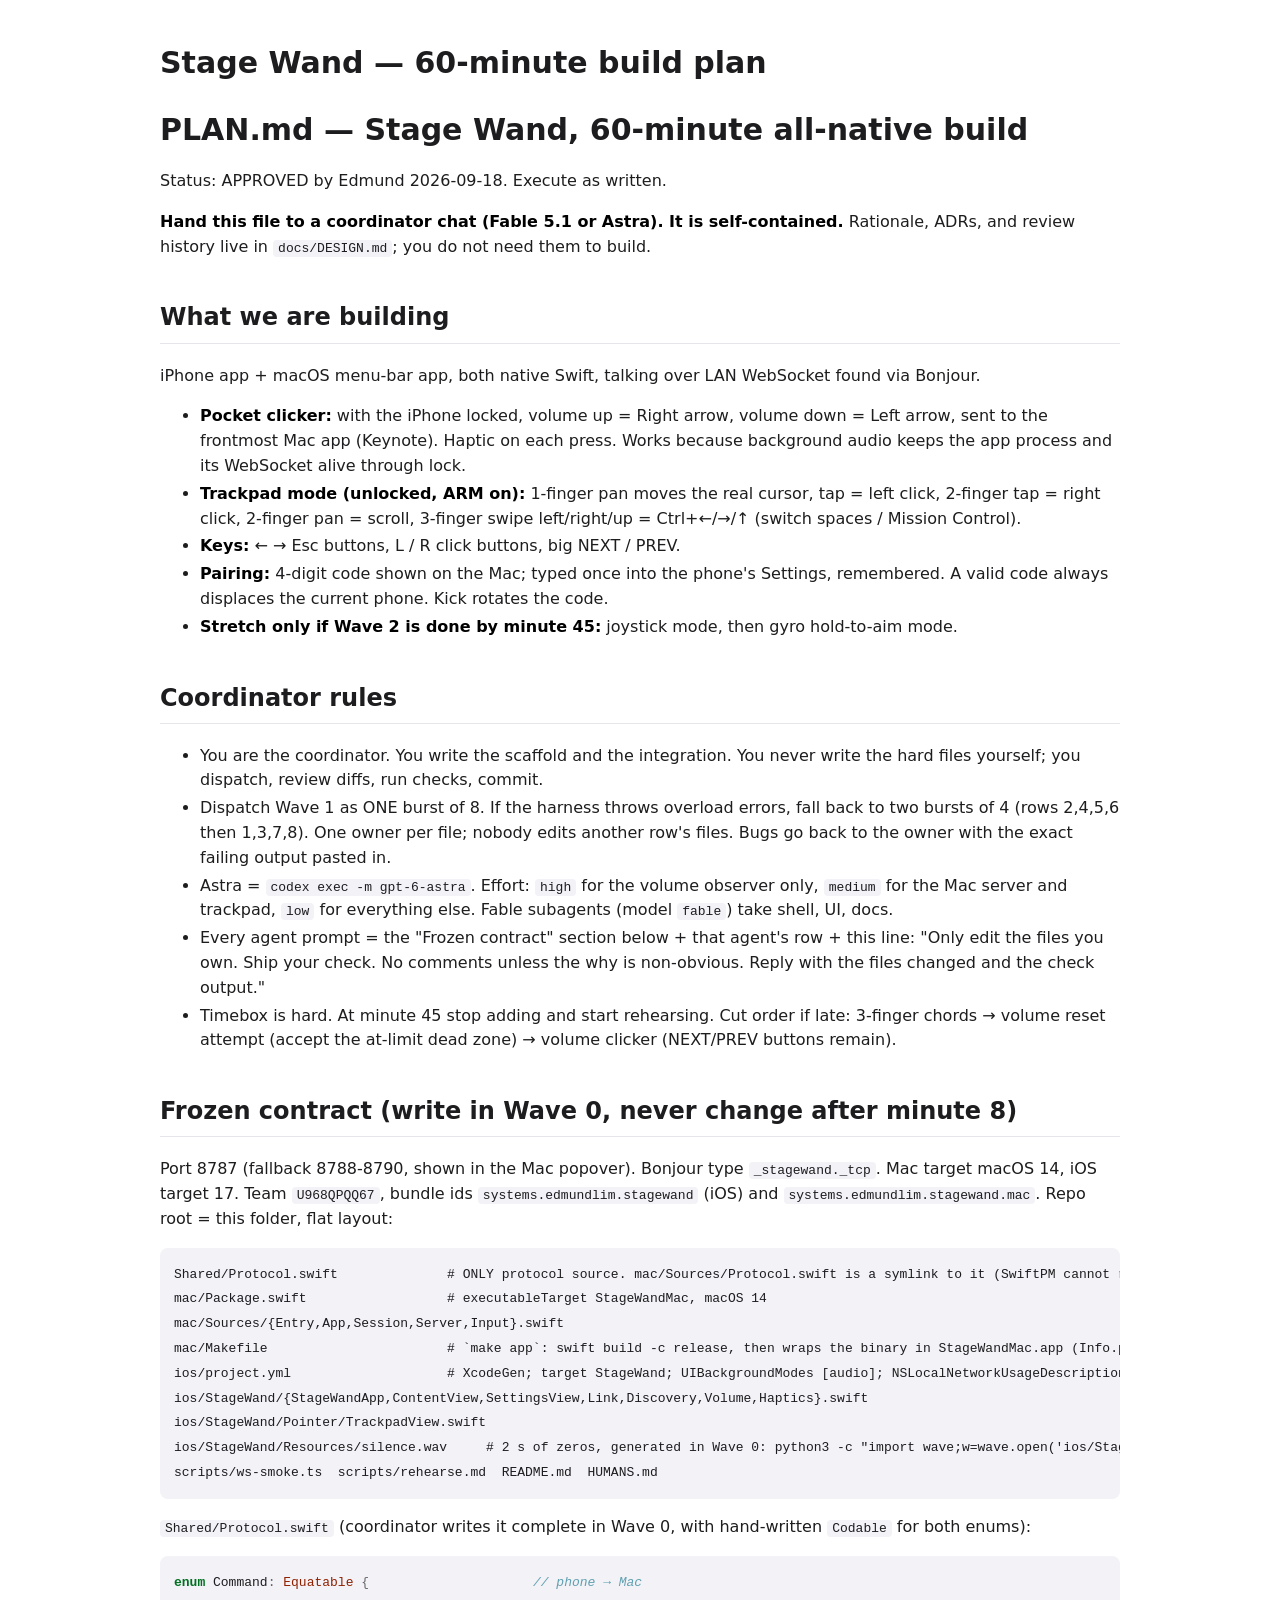
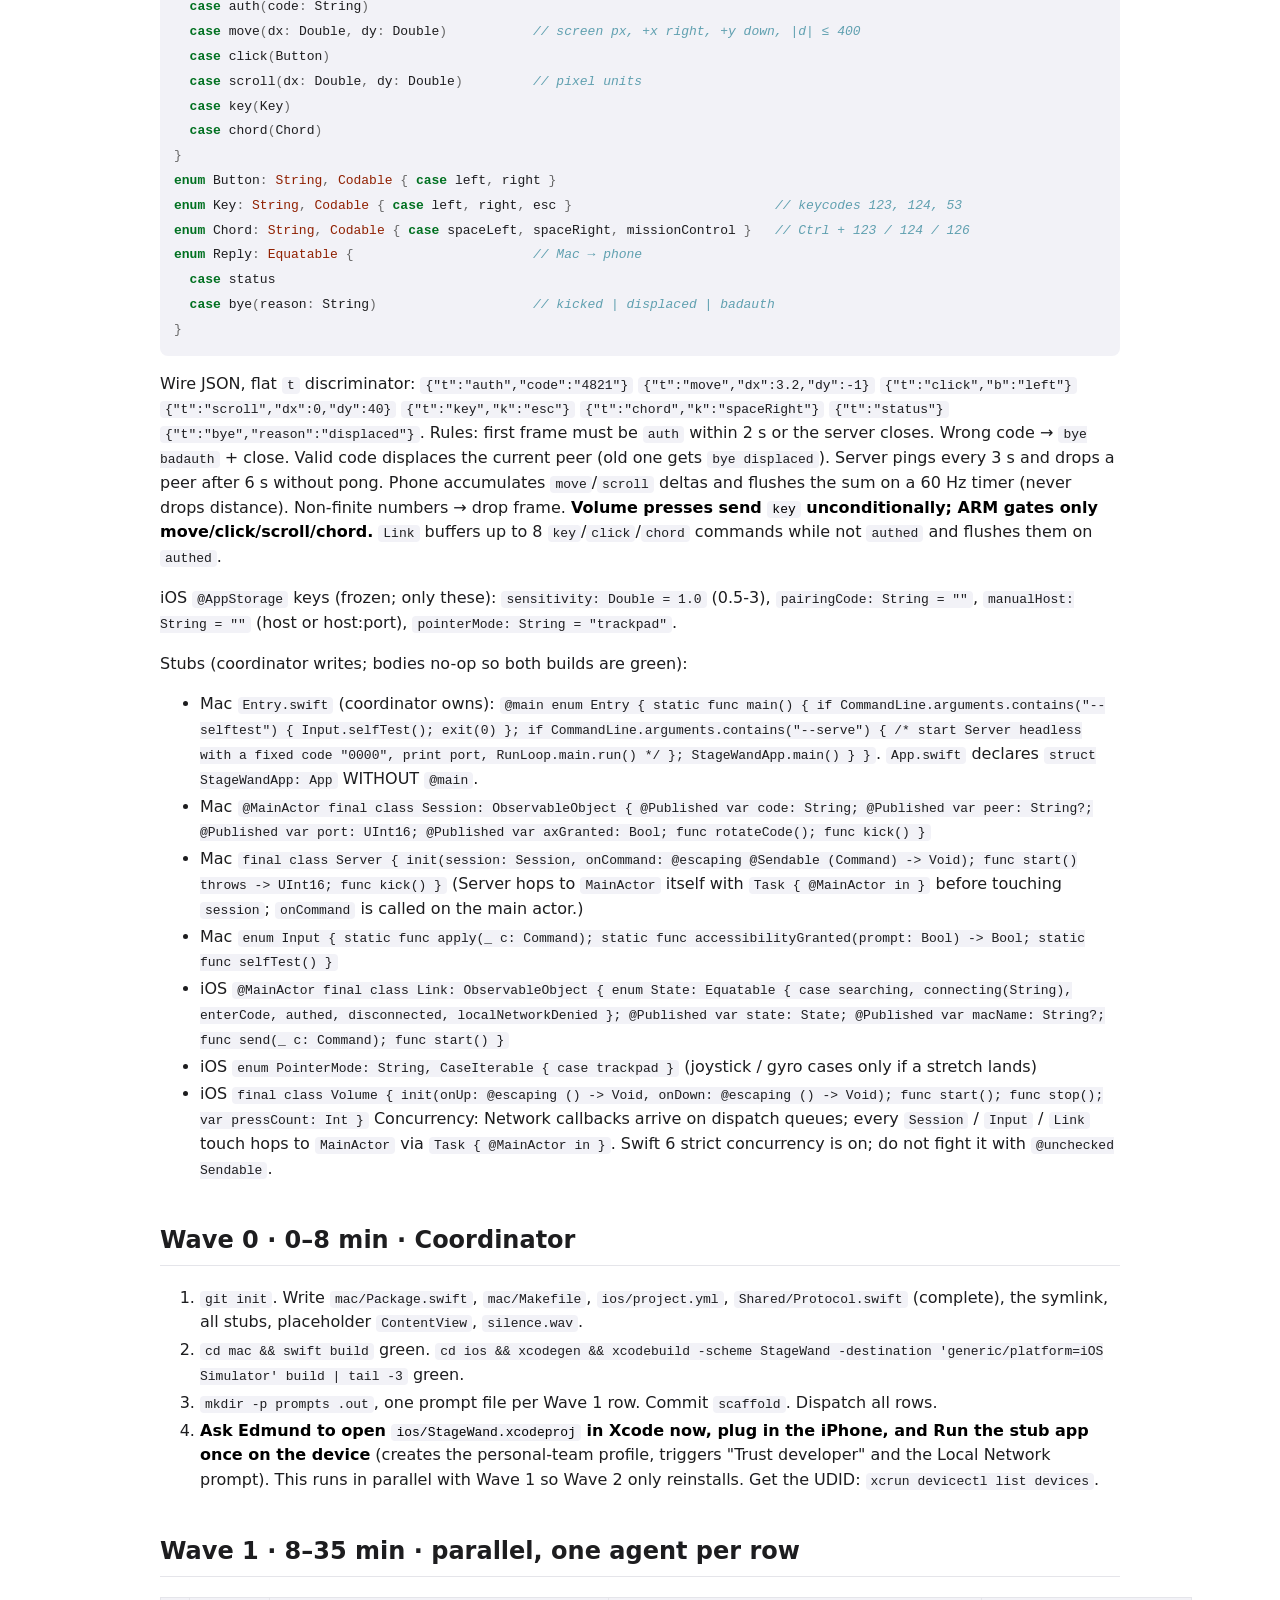
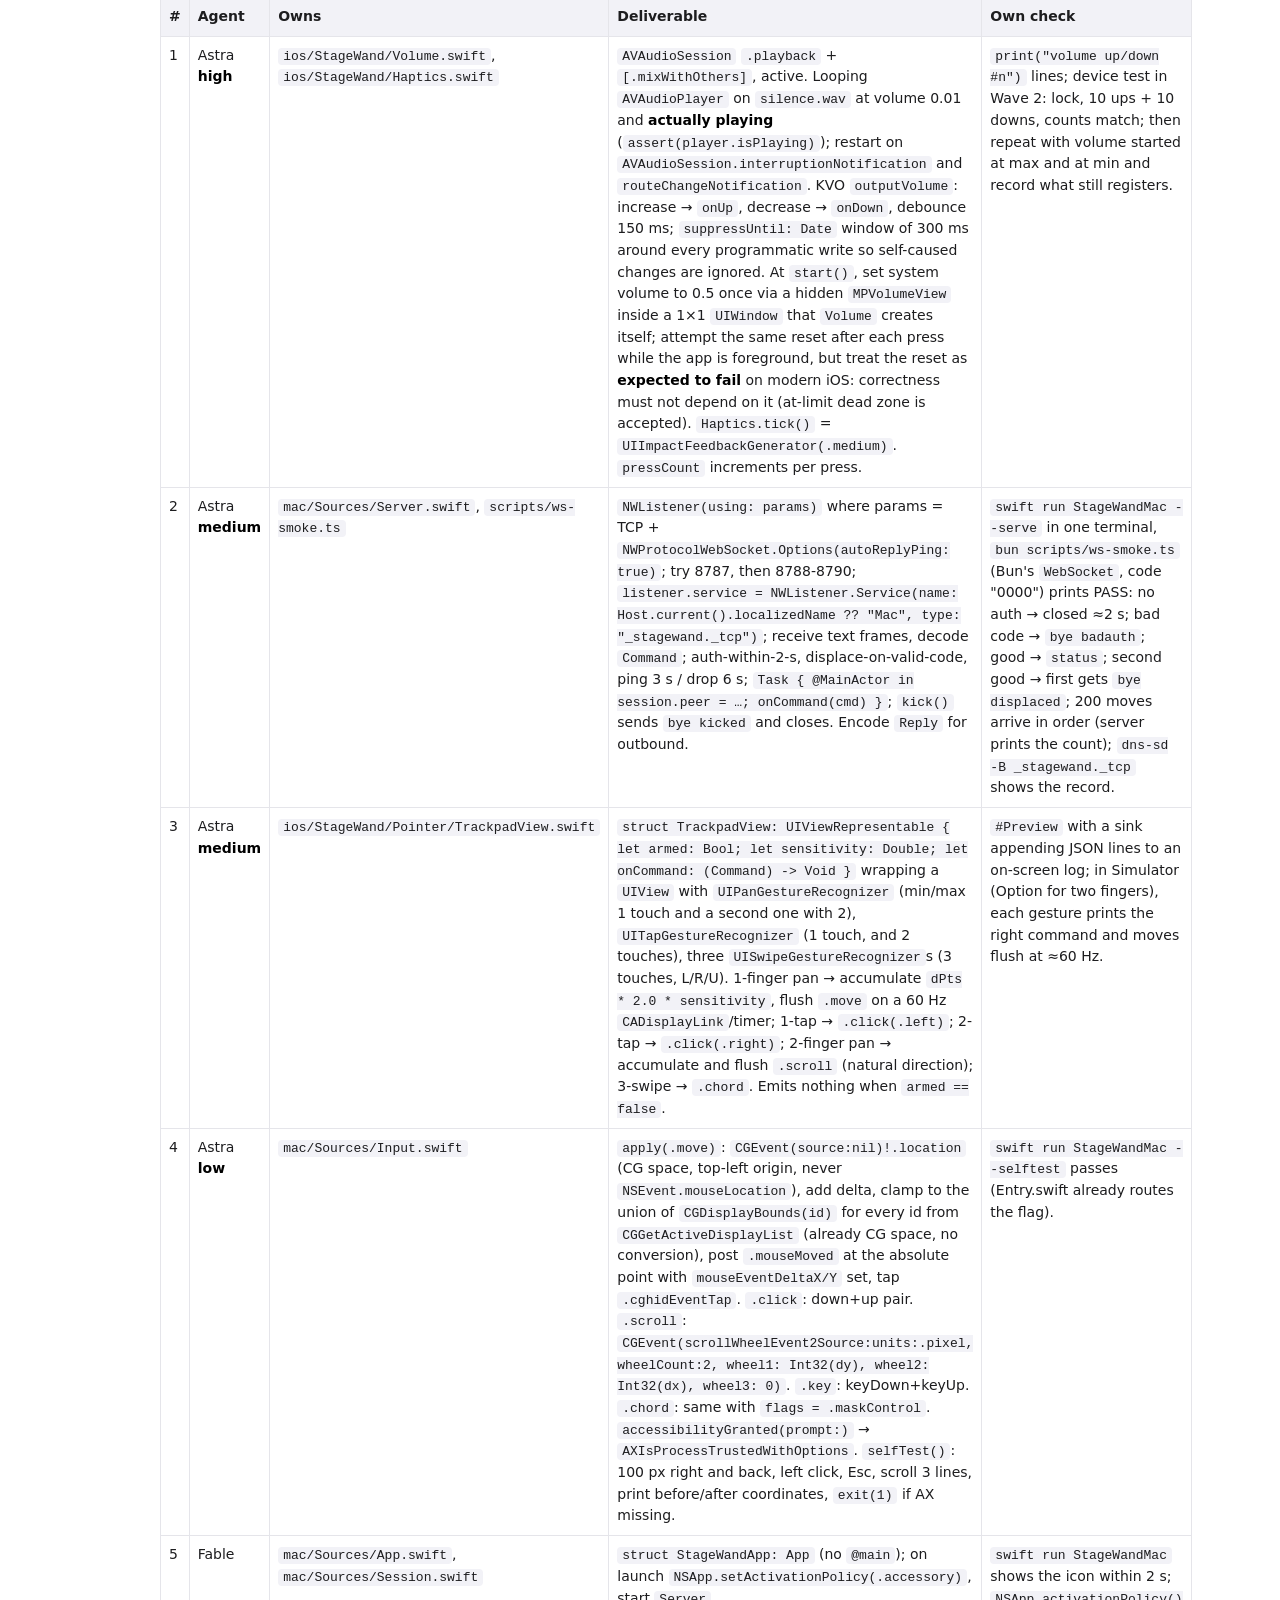
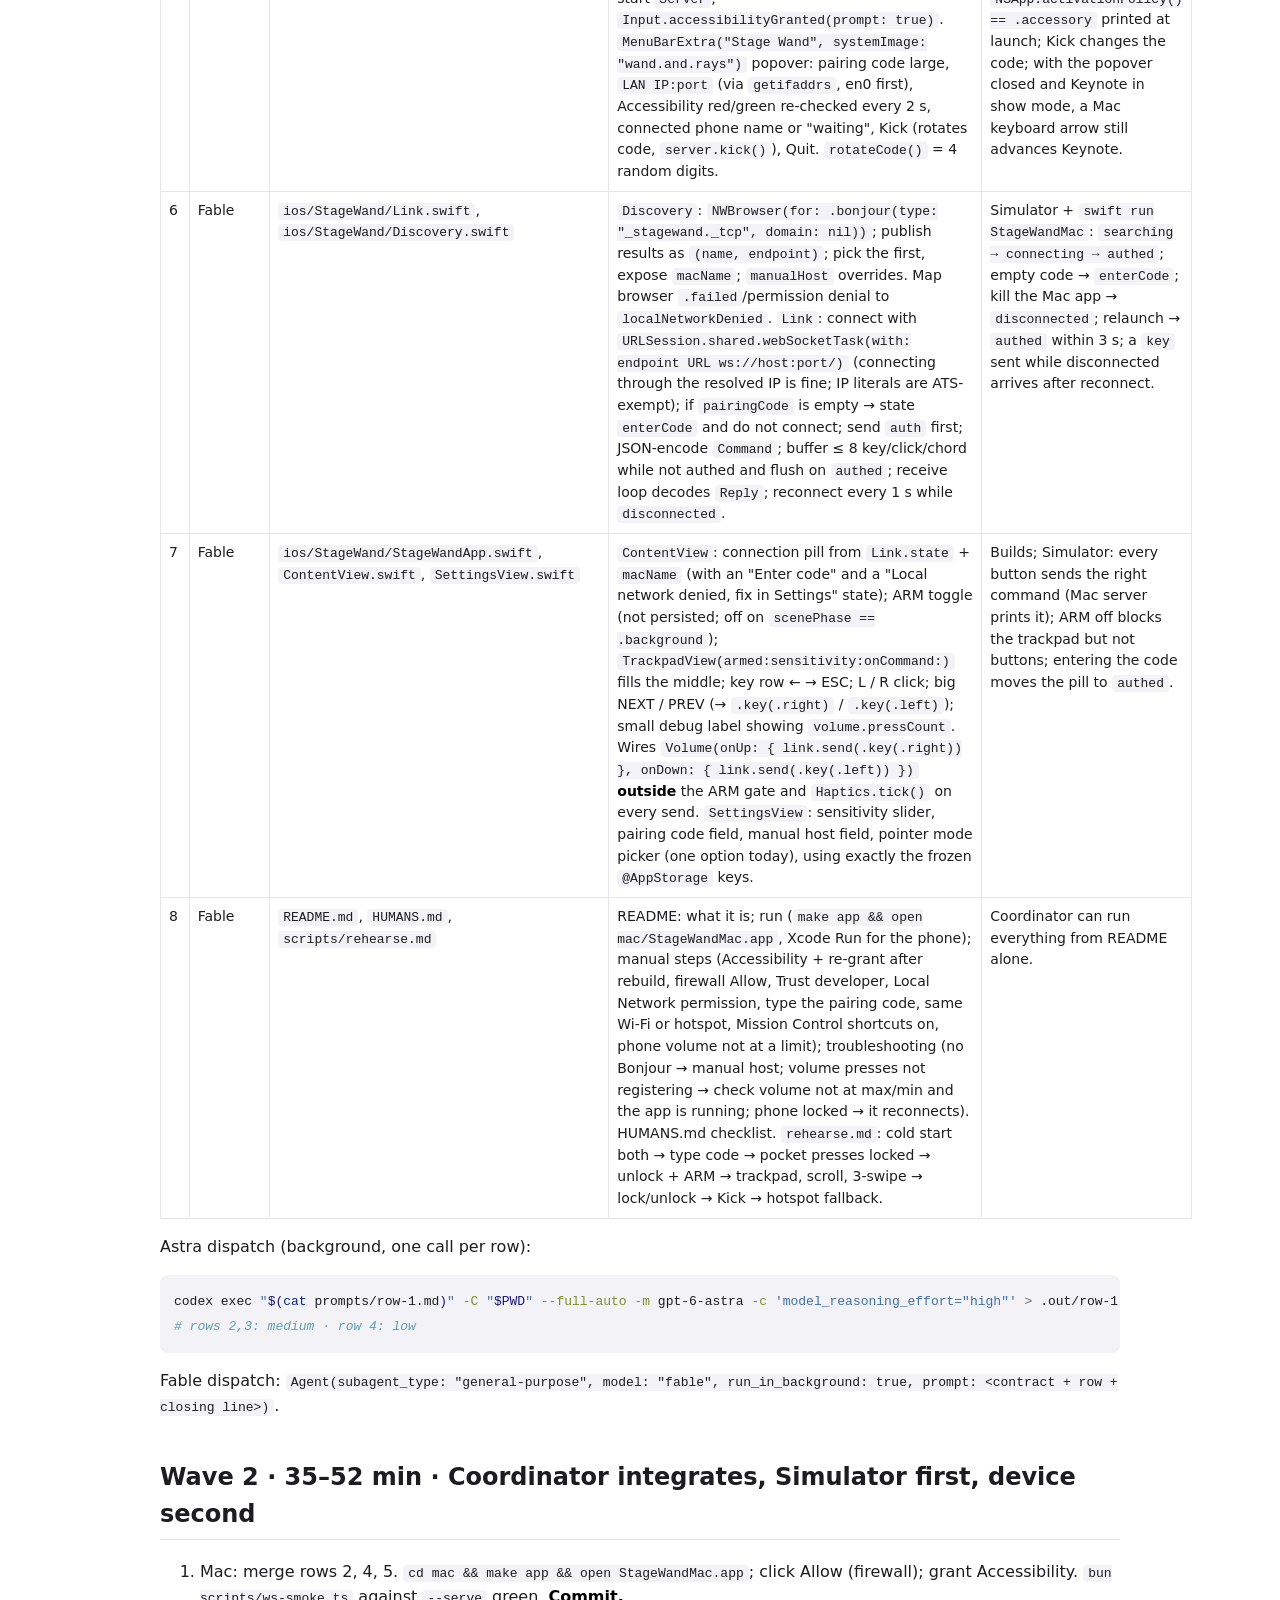
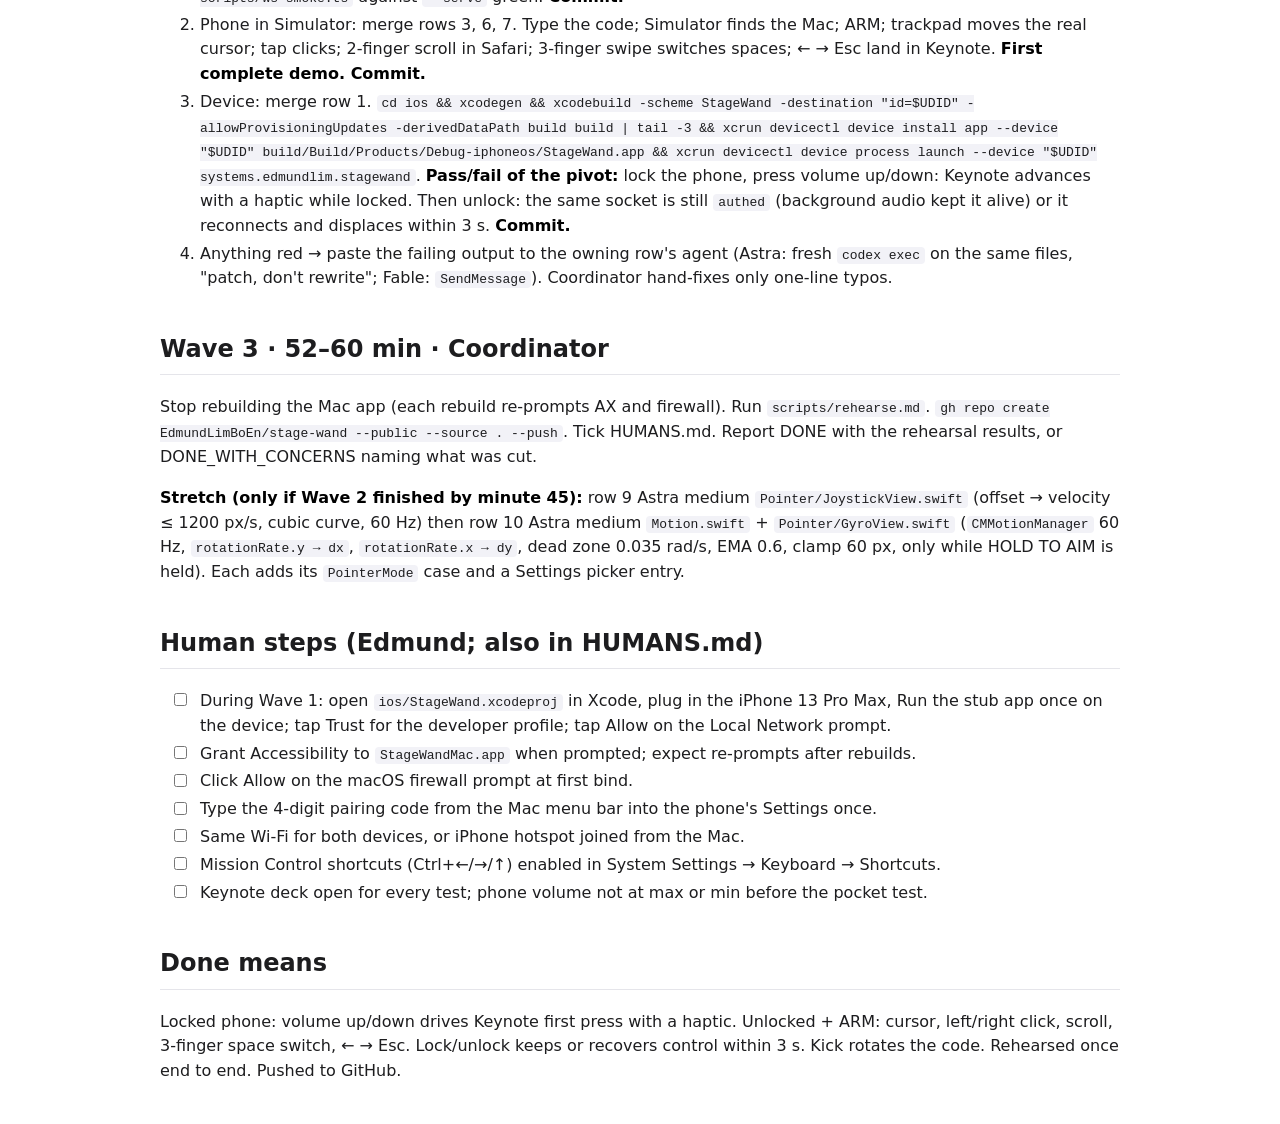
<file: docs/plan.html>
<!DOCTYPE html>
<html xmlns="http://www.w3.org/1999/xhtml">
<head>
  <meta charset="utf-8" />
  <meta name="generator" content="pandoc" />
  <meta name="viewport" content="width=device-width, initial-scale=1.0, user-scalable=yes" />
  <title>Stage Wand — 60-minute build plan</title>
  <style>

span.smallcaps{font-variant: small-caps;}
div.columns{display: flex; gap: min(4vw, 1.5em);}
div.column{flex: auto; overflow-x: auto;}
div.hanging-indent{margin-left: 1.5em; text-indent: -1.5em;}

ul.task-list[class]{list-style: none;}
ul.task-list li input[type="checkbox"] {
font-size: inherit;
width: 0.8em;
margin: 0 0.8em 0.2em -1.6em;
vertical-align: middle;
}
.display.math{display: block; text-align: center; margin: 0.5rem auto;}

html { -webkit-text-size-adjust: 100%; }
pre > code.sourceCode { white-space: pre; position: relative; }
pre > code.sourceCode > span { display: inline-block; line-height: 1.25; }
pre > code.sourceCode > span:empty { height: 1.2em; }
.sourceCode { overflow: visible; }
code.sourceCode > span { color: inherit; text-decoration: inherit; }
div.sourceCode { margin: 1em 0; }
pre.sourceCode { margin: 0; }
@media screen {
div.sourceCode { overflow: auto; }
}
@media print {
pre > code.sourceCode { white-space: pre-wrap; }
pre > code.sourceCode > span { text-indent: -5em; padding-left: 5em; }
}
pre.numberSource code
{ counter-reset: source-line 0; }
pre.numberSource code > span
{ position: relative; left: -4em; counter-increment: source-line; }
pre.numberSource code > span > a:first-child::before
{ content: counter(source-line);
position: relative; left: -1em; text-align: right; vertical-align: baseline;
border: none; display: inline-block;
-webkit-touch-callout: none; -webkit-user-select: none;
-khtml-user-select: none; -moz-user-select: none;
-ms-user-select: none; user-select: none;
padding: 0 4px; width: 4em;
color: #aaaaaa;
}
pre.numberSource { margin-left: 3em; border-left: 1px solid #aaaaaa; padding-left: 4px; }
div.sourceCode
{ }
@media screen {
pre > code.sourceCode > span > a:first-child::before { text-decoration: underline; }
}
code span.al { color: #ff0000; font-weight: bold; } 
code span.an { color: #60a0b0; font-weight: bold; font-style: italic; } 
code span.at { color: #7d9029; } 
code span.bn { color: #40a070; } 
code span.bu { color: #008000; } 
code span.cf { color: #007020; font-weight: bold; } 
code span.ch { color: #4070a0; } 
code span.cn { color: #880000; } 
code span.co { color: #60a0b0; font-style: italic; } 
code span.cv { color: #60a0b0; font-weight: bold; font-style: italic; } 
code span.do { color: #ba2121; font-style: italic; } 
code span.dt { color: #902000; } 
code span.dv { color: #40a070; } 
code span.er { color: #ff0000; font-weight: bold; } 
code span.ex { } 
code span.fl { color: #40a070; } 
code span.fu { color: #06287e; } 
code span.im { color: #008000; font-weight: bold; } 
code span.in { color: #60a0b0; font-weight: bold; font-style: italic; } 
code span.kw { color: #007020; font-weight: bold; } 
code span.op { color: #666666; } 
code span.ot { color: #007020; } 
code span.pp { color: #bc7a00; } 
code span.sc { color: #4070a0; } 
code span.ss { color: #bb6688; } 
code span.st { color: #4070a0; } 
code span.va { color: #19177c; } 
code span.vs { color: #4070a0; } 
code span.wa { color: #60a0b0; font-weight: bold; font-style: italic; } 
</style>
  <style type="text/css">body{max-width:960px;margin:40px auto;padding:0 20px;font:16px/1.55 -apple-system,system-ui,sans-serif;color:#1d1d1f;background:#fff}
h1{font-size:30px;margin-bottom:4px}h2{margin-top:40px;border-bottom:1px solid #e5e5ea;padding-bottom:6px}
code{font:13px ui-monospace,SFMono-Regular,Menlo,monospace;background:#f2f2f7;padding:1px 5px;border-radius:4px}
pre{background:#f2f2f7;padding:14px;border-radius:8px;overflow:auto}pre code{background:none;padding:0}
table{border-collapse:collapse;width:100%;font-size:14px}th,td{border:1px solid #e5e5ea;padding:8px;vertical-align:top;text-align:left}th{background:#f2f2f7}
li{margin:3px 0}strong{color:#000}input[type=checkbox]{margin-right:6px}
</style>
</head>
<body>
<header id="title-block-header">
<h1 class="title">Stage Wand — 60-minute build plan</h1>
</header>
<h1 id="planmd--stage-wand-60-minute-all-native-build">PLAN.md — Stage
Wand, 60-minute all-native build</h1>
<p>Status: APPROVED by Edmund 2026-09-18. Execute as written.</p>
<p><strong>Hand this file to a coordinator chat (Fable 5.1 or Astra). It
is self-contained.</strong> Rationale, ADRs, and review history live in
<code>docs/DESIGN.md</code>; you do not need them to build.</p>
<h2 id="what-we-are-building">What we are building</h2>
<p>iPhone app + macOS menu-bar app, both native Swift, talking over LAN
WebSocket found via Bonjour.</p>
<ul>
<li><strong>Pocket clicker:</strong> with the iPhone locked, volume up =
Right arrow, volume down = Left arrow, sent to the frontmost Mac app
(Keynote). Haptic on each press. Works because background audio keeps
the app process and its WebSocket alive through lock.</li>
<li><strong>Trackpad mode (unlocked, ARM on):</strong> 1-finger pan
moves the real cursor, tap = left click, 2-finger tap = right click,
2-finger pan = scroll, 3-finger swipe left/right/up = Ctrl+←/→/↑ (switch
spaces / Mission Control).</li>
<li><strong>Keys:</strong> ← → Esc buttons, L / R click buttons, big
NEXT / PREV.</li>
<li><strong>Pairing:</strong> 4-digit code shown on the Mac; typed once
into the phone&#39;s Settings, remembered. A valid code always displaces the
current phone. Kick rotates the code.</li>
<li><strong>Stretch only if Wave 2 is done by minute 45:</strong>
joystick mode, then gyro hold-to-aim mode.</li>
</ul>
<h2 id="coordinator-rules">Coordinator rules</h2>
<ul>
<li>You are the coordinator. You write the scaffold and the integration.
You never write the hard files yourself; you dispatch, review diffs, run
checks, commit.</li>
<li>Dispatch Wave 1 as ONE burst of 8. If the harness throws overload
errors, fall back to two bursts of 4 (rows 2,4,5,6 then 1,3,7,8). One
owner per file; nobody edits another row&#39;s files. Bugs go back to the
owner with the exact failing output pasted in.</li>
<li>Astra = <code>codex exec -m gpt-6-astra</code>. Effort:
<code>high</code> for the volume observer only, <code>medium</code> for
the Mac server and trackpad, <code>low</code> for everything else. Fable
subagents (model <code>fable</code>) take shell, UI, docs.</li>
<li>Every agent prompt = the &quot;Frozen contract&quot; section below + that
agent&#39;s row + this line: &quot;Only edit the files you own. Ship your check.
No comments unless the why is non-obvious. Reply with the files changed
and the check output.&quot;</li>
<li>Timebox is hard. At minute 45 stop adding and start rehearsing. Cut
order if late: 3-finger chords → volume reset attempt (accept the
at-limit dead zone) → volume clicker (NEXT/PREV buttons remain).</li>
</ul>
<h2 id="frozen-contract-write-in-wave-0-never-change-after-minute-8">Frozen
contract (write in Wave 0, never change after minute 8)</h2>
<p>Port 8787 (fallback 8788-8790, shown in the Mac popover). Bonjour
type <code>_stagewand._tcp</code>. Mac target macOS 14, iOS target 17.
Team <code>U968QPQQ67</code>, bundle ids
<code>systems.edmundlim.stagewand</code> (iOS) and
<code>systems.edmundlim.stagewand.mac</code>. Repo root = this folder,
flat layout:</p>
<pre><code>Shared/Protocol.swift              # ONLY protocol source. mac/Sources/Protocol.swift is a symlink to it (SwiftPM cannot reference ../Shared); ios/project.yml lists ../Shared as a source path.
mac/Package.swift                  # executableTarget StageWandMac, macOS 14
mac/Sources/{Entry,App,Session,Server,Input}.swift
mac/Makefile                       # `make app`: swift build -c release, then wraps the binary in StageWandMac.app (Info.plist with CFBundleIdentifier, LSUIElement=true) so TCC and the firewall key on a bundle id, not a path
ios/project.yml                    # XcodeGen; target StageWand; UIBackgroundModes [audio]; NSLocalNetworkUsageDescription; NSBonjourServices [_stagewand._tcp]; NSAppTransportSecurity.NSAllowsLocalNetworking true (IP literals are exempt from ATS anyway); automatic signing team U968QPQQ67
ios/StageWand/{StageWandApp,ContentView,SettingsView,Link,Discovery,Volume,Haptics}.swift
ios/StageWand/Pointer/TrackpadView.swift
ios/StageWand/Resources/silence.wav     # 2 s of zeros, generated in Wave 0: python3 -c &quot;import wave;w=wave.open(&#39;ios/StageWand/Resources/silence.wav&#39;,&#39;w&#39;);w.setnchannels(1);w.setsampwidth(2);w.setframerate(44100);w.writeframes(b&#39;\0&#39;*176400);w.close()&quot;
scripts/ws-smoke.ts  scripts/rehearse.md  README.md  HUMANS.md</code></pre>
<p><code>Shared/Protocol.swift</code> (coordinator writes it complete in
Wave 0, with hand-written <code>Codable</code> for both enums):</p>
<div class="sourceCode" id="cb2"><pre class="sourceCode swift"><code class="sourceCode swift"><span id="cb2-1"><a href="#cb2-1" aria-hidden="true" tabindex="-1"></a><span class="kw">enum</span> Command<span class="op">:</span> <span class="dt">Equatable</span> <span class="op">{</span>                     <span class="co">// phone → Mac</span></span>
<span id="cb2-2"><a href="#cb2-2" aria-hidden="true" tabindex="-1"></a>  <span class="cf">case</span> auth<span class="op">(</span>code<span class="op">:</span> String<span class="op">)</span></span>
<span id="cb2-3"><a href="#cb2-3" aria-hidden="true" tabindex="-1"></a>  <span class="cf">case</span> move<span class="op">(</span>dx<span class="op">:</span> Double<span class="op">,</span> dy<span class="op">:</span> Double<span class="op">)</span>           <span class="co">// screen px, +x right, +y down, |d| ≤ 400</span></span>
<span id="cb2-4"><a href="#cb2-4" aria-hidden="true" tabindex="-1"></a>  <span class="cf">case</span> click<span class="op">(</span>Button<span class="op">)</span></span>
<span id="cb2-5"><a href="#cb2-5" aria-hidden="true" tabindex="-1"></a>  <span class="cf">case</span> scroll<span class="op">(</span>dx<span class="op">:</span> Double<span class="op">,</span> dy<span class="op">:</span> Double<span class="op">)</span>         <span class="co">// pixel units</span></span>
<span id="cb2-6"><a href="#cb2-6" aria-hidden="true" tabindex="-1"></a>  <span class="cf">case</span> key<span class="op">(</span>Key<span class="op">)</span></span>
<span id="cb2-7"><a href="#cb2-7" aria-hidden="true" tabindex="-1"></a>  <span class="cf">case</span> chord<span class="op">(</span>Chord<span class="op">)</span></span>
<span id="cb2-8"><a href="#cb2-8" aria-hidden="true" tabindex="-1"></a><span class="op">}</span></span>
<span id="cb2-9"><a href="#cb2-9" aria-hidden="true" tabindex="-1"></a><span class="kw">enum</span> Button<span class="op">:</span> <span class="dt">String</span><span class="op">,</span> <span class="dt">Codable</span> <span class="op">{</span> <span class="cf">case</span> left<span class="op">,</span> right <span class="op">}</span></span>
<span id="cb2-10"><a href="#cb2-10" aria-hidden="true" tabindex="-1"></a><span class="kw">enum</span> Key<span class="op">:</span> <span class="dt">String</span><span class="op">,</span> <span class="dt">Codable</span> <span class="op">{</span> <span class="cf">case</span> left<span class="op">,</span> right<span class="op">,</span> esc <span class="op">}</span>                          <span class="co">// keycodes 123, 124, 53</span></span>
<span id="cb2-11"><a href="#cb2-11" aria-hidden="true" tabindex="-1"></a><span class="kw">enum</span> Chord<span class="op">:</span> <span class="dt">String</span><span class="op">,</span> <span class="dt">Codable</span> <span class="op">{</span> <span class="cf">case</span> spaceLeft<span class="op">,</span> spaceRight<span class="op">,</span> missionControl <span class="op">}</span>   <span class="co">// Ctrl + 123 / 124 / 126</span></span>
<span id="cb2-12"><a href="#cb2-12" aria-hidden="true" tabindex="-1"></a><span class="kw">enum</span> Reply<span class="op">:</span> <span class="dt">Equatable</span> <span class="op">{</span>                       <span class="co">// Mac → phone</span></span>
<span id="cb2-13"><a href="#cb2-13" aria-hidden="true" tabindex="-1"></a>  <span class="cf">case</span> status</span>
<span id="cb2-14"><a href="#cb2-14" aria-hidden="true" tabindex="-1"></a>  <span class="cf">case</span> bye<span class="op">(</span>reason<span class="op">:</span> String<span class="op">)</span>                    <span class="co">// kicked | displaced | badauth</span></span>
<span id="cb2-15"><a href="#cb2-15" aria-hidden="true" tabindex="-1"></a><span class="op">}</span></span></code></pre></div>
<p>Wire JSON, flat <code>t</code> discriminator:
<code>{&quot;t&quot;:&quot;auth&quot;,&quot;code&quot;:&quot;4821&quot;}</code>
<code>{&quot;t&quot;:&quot;move&quot;,&quot;dx&quot;:3.2,&quot;dy&quot;:-1}</code>
<code>{&quot;t&quot;:&quot;click&quot;,&quot;b&quot;:&quot;left&quot;}</code>
<code>{&quot;t&quot;:&quot;scroll&quot;,&quot;dx&quot;:0,&quot;dy&quot;:40}</code>
<code>{&quot;t&quot;:&quot;key&quot;,&quot;k&quot;:&quot;esc&quot;}</code>
<code>{&quot;t&quot;:&quot;chord&quot;,&quot;k&quot;:&quot;spaceRight&quot;}</code> <code>{&quot;t&quot;:&quot;status&quot;}</code>
<code>{&quot;t&quot;:&quot;bye&quot;,&quot;reason&quot;:&quot;displaced&quot;}</code>. Rules: first frame must
be <code>auth</code> within 2 s or the server closes. Wrong code →
<code>bye badauth</code> + close. Valid code displaces the current peer
(old one gets <code>bye displaced</code>). Server pings every 3 s and
drops a peer after 6 s without pong. Phone accumulates
<code>move</code>/<code>scroll</code> deltas and flushes the sum on a 60
Hz timer (never drops distance). Non-finite numbers → drop frame.
<strong>Volume presses send <code>key</code> unconditionally; ARM gates
only move/click/scroll/chord.</strong> <code>Link</code> buffers up to 8
<code>key</code>/<code>click</code>/<code>chord</code> commands while
not <code>authed</code> and flushes them on <code>authed</code>.</p>
<p>iOS <code>@AppStorage</code> keys (frozen; only these):
<code>sensitivity: Double = 1.0</code> (0.5-3),
<code>pairingCode: String = &quot;&quot;</code>,
<code>manualHost: String = &quot;&quot;</code> (host or host:port),
<code>pointerMode: String = &quot;trackpad&quot;</code>.</p>
<p>Stubs (coordinator writes; bodies no-op so both builds are
green):</p>
<ul>
<li>Mac <code>Entry.swift</code> (coordinator owns):
<code>@main enum Entry { static func main() { if CommandLine.arguments.contains(&quot;--selftest&quot;) { Input.selfTest(); exit(0) }; if CommandLine.arguments.contains(&quot;--serve&quot;) { /* start Server headless with a fixed code &quot;0000&quot;, print port, RunLoop.main.run() */ }; StageWandApp.main() } }</code>.
<code>App.swift</code> declares <code>struct StageWandApp: App</code>
WITHOUT <code>@main</code>.</li>
<li>Mac
<code>@MainActor final class Session: ObservableObject { @Published var code: String; @Published var peer: String?; @Published var port: UInt16; @Published var axGranted: Bool; func rotateCode(); func kick() }</code></li>
<li>Mac
<code>final class Server { init(session: Session, onCommand: @escaping @Sendable (Command) -&gt; Void); func start() throws -&gt; UInt16; func kick() }</code>
(Server hops to <code>MainActor</code> itself with
<code>Task { @MainActor in }</code> before touching
<code>session</code>; <code>onCommand</code> is called on the main
actor.)</li>
<li>Mac
<code>enum Input { static func apply(_ c: Command); static func accessibilityGranted(prompt: Bool) -&gt; Bool; static func selfTest() }</code></li>
<li>iOS
<code>@MainActor final class Link: ObservableObject { enum State: Equatable { case searching, connecting(String), enterCode, authed, disconnected, localNetworkDenied }; @Published var state: State; @Published var macName: String?; func send(_ c: Command); func start() }</code></li>
<li>iOS
<code>enum PointerMode: String, CaseIterable { case trackpad }</code>
(joystick / gyro cases only if a stretch lands)</li>
<li>iOS
<code>final class Volume { init(onUp: @escaping () -&gt; Void, onDown: @escaping () -&gt; Void); func start(); func stop(); var pressCount: Int }</code>
Concurrency: Network callbacks arrive on dispatch queues; every
<code>Session</code> / <code>Input</code> / <code>Link</code> touch hops
to <code>MainActor</code> via <code>Task { @MainActor in }</code>. Swift
6 strict concurrency is on; do not fight it with
<code>@unchecked Sendable</code>.</li>
</ul>
<h2 id="wave-0--08-min--coordinator">Wave 0 · 0–8 min · Coordinator</h2>
<ol type="1">
<li><code>git init</code>. Write <code>mac/Package.swift</code>,
<code>mac/Makefile</code>, <code>ios/project.yml</code>,
<code>Shared/Protocol.swift</code> (complete), the symlink, all stubs,
placeholder <code>ContentView</code>, <code>silence.wav</code>.</li>
<li><code>cd mac &amp;&amp; swift build</code> green.
<code>cd ios &amp;&amp; xcodegen &amp;&amp; xcodebuild -scheme StageWand -destination &#39;generic/platform=iOS Simulator&#39; build | tail -3</code>
green.</li>
<li><code>mkdir -p prompts .out</code>, one prompt file per Wave 1 row.
Commit <code>scaffold</code>. Dispatch all rows.</li>
<li><strong>Ask Edmund to open <code>ios/StageWand.xcodeproj</code> in
Xcode now, plug in the iPhone, and Run the stub app once on the
device</strong> (creates the personal-team profile, triggers &quot;Trust
developer&quot; and the Local Network prompt). This runs in parallel with
Wave 1 so Wave 2 only reinstalls. Get the UDID:
<code>xcrun devicectl list devices</code>.</li>
</ol>
<h2 id="wave-1--835-min--parallel-one-agent-per-row">Wave 1 · 8–35 min ·
parallel, one agent per row</h2>
<table>
<thead>
<tr>
<th>#</th>
<th>Agent</th>
<th>Owns</th>
<th>Deliverable</th>
<th>Own check</th>
</tr>
</thead>
<tbody>
<tr>
<td>1</td>
<td>Astra <strong>high</strong></td>
<td><code>ios/StageWand/Volume.swift</code>,
<code>ios/StageWand/Haptics.swift</code></td>
<td><code>AVAudioSession</code> <code>.playback</code> +
<code>[.mixWithOthers]</code>, active. Looping
<code>AVAudioPlayer</code> on <code>silence.wav</code> at volume 0.01
and <strong>actually playing</strong>
(<code>assert(player.isPlaying)</code>); restart on
<code>AVAudioSession.interruptionNotification</code> and
<code>routeChangeNotification</code>. KVO <code>outputVolume</code>:
increase → <code>onUp</code>, decrease → <code>onDown</code>, debounce
150 ms; <code>suppressUntil: Date</code> window of 300 ms around every
programmatic write so self-caused changes are ignored. At
<code>start()</code>, set system volume to 0.5 once via a hidden
<code>MPVolumeView</code> inside a 1×1 <code>UIWindow</code> that
<code>Volume</code> creates itself; attempt the same reset after each
press while the app is foreground, but treat the reset as
<strong>expected to fail</strong> on modern iOS: correctness must not
depend on it (at-limit dead zone is accepted).
<code>Haptics.tick()</code> =
<code>UIImpactFeedbackGenerator(.medium)</code>. <code>pressCount</code>
increments per press.</td>
<td><code>print(&quot;volume up/down #n&quot;)</code> lines; device test in Wave
2: lock, 10 ups + 10 downs, counts match; then repeat with volume
started at max and at min and record what still registers.</td>
</tr>
<tr>
<td>2</td>
<td>Astra <strong>medium</strong></td>
<td><code>mac/Sources/Server.swift</code>,
<code>scripts/ws-smoke.ts</code></td>
<td><code>NWListener(using: params)</code> where params = TCP +
<code>NWProtocolWebSocket.Options(autoReplyPing: true)</code>; try 8787,
then 8788-8790;
<code>listener.service = NWListener.Service(name: Host.current().localizedName ?? &quot;Mac&quot;, type: &quot;_stagewand._tcp&quot;)</code>;
receive text frames, decode <code>Command</code>; auth-within-2-s,
displace-on-valid-code, ping 3 s / drop 6 s;
<code>Task { @MainActor in session.peer = …; onCommand(cmd) }</code>;
<code>kick()</code> sends <code>bye kicked</code> and closes. Encode
<code>Reply</code> for outbound.</td>
<td><code>swift run StageWandMac --serve</code> in one terminal,
<code>bun scripts/ws-smoke.ts</code> (Bun&#39;s <code>WebSocket</code>, code
&quot;0000&quot;) prints PASS: no auth → closed ≈2 s; bad code →
<code>bye badauth</code>; good → <code>status</code>; second good →
first gets <code>bye displaced</code>; 200 moves arrive in order (server
prints the count); <code>dns-sd -B _stagewand._tcp</code> shows the
record.</td>
</tr>
<tr>
<td>3</td>
<td>Astra <strong>medium</strong></td>
<td><code>ios/StageWand/Pointer/TrackpadView.swift</code></td>
<td><code>struct TrackpadView: UIViewRepresentable { let armed: Bool; let sensitivity: Double; let onCommand: (Command) -&gt; Void }</code>
wrapping a <code>UIView</code> with <code>UIPanGestureRecognizer</code>
(min/max 1 touch and a second one with 2),
<code>UITapGestureRecognizer</code> (1 touch, and 2 touches), three
<code>UISwipeGestureRecognizer</code>s (3 touches, L/R/U). 1-finger pan
→ accumulate <code>dPts * 2.0 * sensitivity</code>, flush
<code>.move</code> on a 60 Hz <code>CADisplayLink</code>/timer; 1-tap →
<code>.click(.left)</code>; 2-tap → <code>.click(.right)</code>;
2-finger pan → accumulate and flush <code>.scroll</code> (natural
direction); 3-swipe → <code>.chord</code>. Emits nothing when
<code>armed == false</code>.</td>
<td><code>#Preview</code> with a sink appending JSON lines to an
on-screen log; in Simulator (Option for two fingers), each gesture
prints the right command and moves flush at ≈60 Hz.</td>
</tr>
<tr>
<td>4</td>
<td>Astra <strong>low</strong></td>
<td><code>mac/Sources/Input.swift</code></td>
<td><code>apply(.move)</code>:
<code>CGEvent(source:nil)!.location</code> (CG space, top-left origin,
never <code>NSEvent.mouseLocation</code>), add delta, clamp to the union
of <code>CGDisplayBounds(id)</code> for every id from
<code>CGGetActiveDisplayList</code> (already CG space, no conversion),
post <code>.mouseMoved</code> at the absolute point with
<code>mouseEventDeltaX/Y</code> set, tap <code>.cghidEventTap</code>.
<code>.click</code>: down+up pair. <code>.scroll</code>:
<code>CGEvent(scrollWheelEvent2Source:units:.pixel, wheelCount:2, wheel1: Int32(dy), wheel2: Int32(dx), wheel3: 0)</code>.
<code>.key</code>: keyDown+keyUp. <code>.chord</code>: same with
<code>flags = .maskControl</code>.
<code>accessibilityGranted(prompt:)</code> →
<code>AXIsProcessTrustedWithOptions</code>. <code>selfTest()</code>: 100
px right and back, left click, Esc, scroll 3 lines, print before/after
coordinates, <code>exit(1)</code> if AX missing.</td>
<td><code>swift run StageWandMac --selftest</code> passes (Entry.swift
already routes the flag).</td>
</tr>
<tr>
<td>5</td>
<td>Fable</td>
<td><code>mac/Sources/App.swift</code>,
<code>mac/Sources/Session.swift</code></td>
<td><code>struct StageWandApp: App</code> (no <code>@main</code>); on
launch <code>NSApp.setActivationPolicy(.accessory)</code>, start
<code>Server</code>,
<code>Input.accessibilityGranted(prompt: true)</code>.
<code>MenuBarExtra(&quot;Stage Wand&quot;, systemImage: &quot;wand.and.rays&quot;)</code>
popover: pairing code large, <code>LAN IP:port</code> (via
<code>getifaddrs</code>, en0 first), Accessibility red/green re-checked
every 2 s, connected phone name or &quot;waiting&quot;, Kick (rotates code,
<code>server.kick()</code>), Quit. <code>rotateCode()</code> = 4 random
digits.</td>
<td><code>swift run StageWandMac</code> shows the icon within 2 s;
<code>NSApp.activationPolicy() == .accessory</code> printed at launch;
Kick changes the code; with the popover closed and Keynote in show mode,
a Mac keyboard arrow still advances Keynote.</td>
</tr>
<tr>
<td>6</td>
<td>Fable</td>
<td><code>ios/StageWand/Link.swift</code>,
<code>ios/StageWand/Discovery.swift</code></td>
<td><code>Discovery</code>:
<code>NWBrowser(for: .bonjour(type: &quot;_stagewand._tcp&quot;, domain: nil))</code>;
publish results as <code>(name, endpoint)</code>; pick the first, expose
<code>macName</code>; <code>manualHost</code> overrides. Map browser
<code>.failed</code>/permission denial to
<code>localNetworkDenied</code>. <code>Link</code>: connect with
<code>URLSession.shared.webSocketTask(with: endpoint URL ws://host:port/)</code>
(connecting through the resolved IP is fine; IP literals are
ATS-exempt); if <code>pairingCode</code> is empty → state
<code>enterCode</code> and do not connect; send <code>auth</code> first;
JSON-encode <code>Command</code>; buffer ≤ 8 key/click/chord while not
authed and flush on <code>authed</code>; receive loop decodes
<code>Reply</code>; reconnect every 1 s while
<code>disconnected</code>.</td>
<td>Simulator + <code>swift run StageWandMac</code>:
<code>searching → connecting → authed</code>; empty code →
<code>enterCode</code>; kill the Mac app → <code>disconnected</code>;
relaunch → <code>authed</code> within 3 s; a <code>key</code> sent while
disconnected arrives after reconnect.</td>
</tr>
<tr>
<td>7</td>
<td>Fable</td>
<td><code>ios/StageWand/StageWandApp.swift</code>,
<code>ContentView.swift</code>, <code>SettingsView.swift</code></td>
<td><code>ContentView</code>: connection pill from
<code>Link.state</code> + <code>macName</code> (with an &quot;Enter code&quot; and
a &quot;Local network denied, fix in Settings&quot; state); ARM toggle (not
persisted; off on <code>scenePhase == .background</code>);
<code>TrackpadView(armed:sensitivity:onCommand:)</code> fills the
middle; key row ← → ESC; L / R click; big NEXT / PREV (→
<code>.key(.right)</code> / <code>.key(.left)</code>); small debug label
showing <code>volume.pressCount</code>. Wires
<code>Volume(onUp: { link.send(.key(.right)) }, onDown: { link.send(.key(.left)) })</code>
<strong>outside</strong> the ARM gate and <code>Haptics.tick()</code> on
every send. <code>SettingsView</code>: sensitivity slider, pairing code
field, manual host field, pointer mode picker (one option today), using
exactly the frozen <code>@AppStorage</code> keys.</td>
<td>Builds; Simulator: every button sends the right command (Mac server
prints it); ARM off blocks the trackpad but not buttons; entering the
code moves the pill to <code>authed</code>.</td>
</tr>
<tr>
<td>8</td>
<td>Fable</td>
<td><code>README.md</code>, <code>HUMANS.md</code>,
<code>scripts/rehearse.md</code></td>
<td>README: what it is; run
(<code>make app &amp;&amp; open mac/StageWandMac.app</code>, Xcode Run
for the phone); manual steps (Accessibility + re-grant after rebuild,
firewall Allow, Trust developer, Local Network permission, type the
pairing code, same Wi-Fi or hotspot, Mission Control shortcuts on, phone
volume not at a limit); troubleshooting (no Bonjour → manual host;
volume presses not registering → check volume not at max/min and the app
is running; phone locked → it reconnects). HUMANS.md checklist.
<code>rehearse.md</code>: cold start both → type code → pocket presses
locked → unlock + ARM → trackpad, scroll, 3-swipe → lock/unlock → Kick →
hotspot fallback.</td>
<td>Coordinator can run everything from README alone.</td>
</tr>
</tbody>
</table>
<p>Astra dispatch (background, one call per row):</p>
<div class="sourceCode" id="cb3"><pre class="sourceCode bash"><code class="sourceCode bash"><span id="cb3-1"><a href="#cb3-1" aria-hidden="true" tabindex="-1"></a><span class="ex">codex</span> exec <span class="st">&quot;</span><span class="va">$(</span><span class="fu">cat</span> prompts/row-1.md<span class="va">)</span><span class="st">&quot;</span> <span class="at">-C</span> <span class="st">&quot;</span><span class="va">$PWD</span><span class="st">&quot;</span> <span class="at">--full-auto</span> <span class="at">-m</span> gpt-6-astra <span class="at">-c</span> <span class="st">&#39;model_reasoning_effort=&quot;high&quot;&#39;</span> <span class="op">&gt;</span> .out/row-1.log <span class="dv">2</span><span class="op">&gt;&amp;</span><span class="dv">1</span> <span class="kw">&amp;</span></span>
<span id="cb3-2"><a href="#cb3-2" aria-hidden="true" tabindex="-1"></a><span class="co"># rows 2,3: medium · row 4: low</span></span></code></pre></div>
<p>Fable dispatch:
<code>Agent(subagent_type: &quot;general-purpose&quot;, model: &quot;fable&quot;, run_in_background: true, prompt: &lt;contract + row + closing line&gt;)</code>.</p>
<h2 id="wave-2--3552-min--coordinator-integrates-simulator-first-device-second">Wave
2 · 35–52 min · Coordinator integrates, Simulator first, device
second</h2>
<ol type="1">
<li>Mac: merge rows 2, 4, 5.
<code>cd mac &amp;&amp; make app &amp;&amp; open StageWandMac.app</code>;
click Allow (firewall); grant Accessibility.
<code>bun scripts/ws-smoke.ts</code> against <code>--serve</code> green.
<strong>Commit.</strong></li>
<li>Phone in Simulator: merge rows 3, 6, 7. Type the code; Simulator
finds the Mac; ARM; trackpad moves the real cursor; tap clicks; 2-finger
scroll in Safari; 3-finger swipe switches spaces; ← → Esc land in
Keynote. <strong>First complete demo. Commit.</strong></li>
<li>Device: merge row 1.
<code>cd ios &amp;&amp; xcodegen &amp;&amp; xcodebuild -scheme StageWand -destination &quot;id=$UDID&quot; -allowProvisioningUpdates -derivedDataPath build build | tail -3 &amp;&amp; xcrun devicectl device install app --device &quot;$UDID&quot; build/Build/Products/Debug-iphoneos/StageWand.app &amp;&amp; xcrun devicectl device process launch --device &quot;$UDID&quot; systems.edmundlim.stagewand</code>.
<strong>Pass/fail of the pivot:</strong> lock the phone, press volume
up/down: Keynote advances with a haptic while locked. Then unlock: the
same socket is still <code>authed</code> (background audio kept it
alive) or it reconnects and displaces within 3 s.
<strong>Commit.</strong></li>
<li>Anything red → paste the failing output to the owning row&#39;s agent
(Astra: fresh <code>codex exec</code> on the same files, &quot;patch, don&#39;t
rewrite&quot;; Fable: <code>SendMessage</code>). Coordinator hand-fixes only
one-line typos.</li>
</ol>
<h2 id="wave-3--5260-min--coordinator">Wave 3 · 52–60 min ·
Coordinator</h2>
<p>Stop rebuilding the Mac app (each rebuild re-prompts AX and
firewall). Run <code>scripts/rehearse.md</code>.
<code>gh repo create EdmundLimBoEn/stage-wand --public --source . --push</code>.
Tick HUMANS.md. Report DONE with the rehearsal results, or
DONE_WITH_CONCERNS naming what was cut.</p>
<p><strong>Stretch (only if Wave 2 finished by minute 45):</strong> row
9 Astra medium <code>Pointer/JoystickView.swift</code> (offset →
velocity ≤ 1200 px/s, cubic curve, 60 Hz) then row 10 Astra medium
<code>Motion.swift</code> + <code>Pointer/GyroView.swift</code>
(<code>CMMotionManager</code> 60 Hz, <code>rotationRate.y → dx</code>,
<code>rotationRate.x → dy</code>, dead zone 0.035 rad/s, EMA 0.6, clamp
60 px, only while HOLD TO AIM is held). Each adds its
<code>PointerMode</code> case and a Settings picker entry.</p>
<h2 id="human-steps-edmund-also-in-humansmd">Human steps (Edmund; also
in HUMANS.md)</h2>
<ul class="task-list">
<li><label><input type="checkbox"></input>During Wave 1: open
<code>ios/StageWand.xcodeproj</code> in Xcode, plug in the iPhone 13 Pro
Max, Run the stub app once on the device; tap Trust for the developer
profile; tap Allow on the Local Network prompt.</label></li>
<li><label><input type="checkbox"></input>Grant Accessibility to
<code>StageWandMac.app</code> when prompted; expect re-prompts after
rebuilds.</label></li>
<li><label><input type="checkbox"></input>Click Allow on the macOS firewall
prompt at first bind.</label></li>
<li><label><input type="checkbox"></input>Type the 4-digit pairing code from
the Mac menu bar into the phone&#39;s Settings once.</label></li>
<li><label><input type="checkbox"></input>Same Wi-Fi for both devices, or
iPhone hotspot joined from the Mac.</label></li>
<li><label><input type="checkbox"></input>Mission Control shortcuts
(Ctrl+←/→/↑) enabled in System Settings → Keyboard →
Shortcuts.</label></li>
<li><label><input type="checkbox"></input>Keynote deck open for every test;
phone volume not at max or min before the pocket test.</label></li>
</ul>
<h2 id="done-means">Done means</h2>
<p>Locked phone: volume up/down drives Keynote first press with a
haptic. Unlocked + ARM: cursor, left/right click, scroll, 3-finger space
switch, ← → Esc. Lock/unlock keeps or recovers control within 3 s. Kick
rotates the code. Rehearsed once end to end. Pushed to GitHub.</p>
</body>
</html>
</file>
<file: site/public/styles.css>
/* Stage Wand — follows sillyapps.co: quiet, editorial, dark-first. */
:root {
  color-scheme: dark;
  --paper: light-dark(#fafaf9, #0a0a0b);
  --paper-2: light-dark(#f2f2f0, #111113);
  --ink: light-dark(#18181b, #ededef);
  --muted: light-dark(#57575f, #9d9da6);
  --card: light-dark(#ffffff, #121214);
  --line: light-dark(#e4e4e1, #232327);
  --line-strong: light-dark(#d0d0cc, #34343a);
  --accent: light-dark(#3d5a80, #a9bde0);
  --accent-ink: light-dark(#ffffff, #0a0a0b);
  --radius: 14px; --radius-sm: 8px;
  --serif: "Iowan Old Style", "Palatino Linotype", Palatino, "Book Antiqua", Georgia, serif;
  --sans: "Inter", ui-sans-serif, system-ui, -apple-system, "Segoe UI", Roboto, "Helvetica Neue", Arial, sans-serif;
  --mono: ui-monospace, "SF Mono", Menlo, Consolas, monospace;
  --s2: 8px; --s3: 12px; --s4: 16px; --s5: 24px; --s6: 32px; --s7: 48px; --s8: 64px; --s9: 96px; --s10: 128px;
}
*, *::before, *::after { box-sizing: border-box; }
[hidden] { display: none !important; }
html { background: var(--paper); scroll-behavior: smooth; }
body { margin: 0; color: var(--ink); background: var(--paper); font-family: var(--sans); font-size: 16px; line-height: 1.6; -webkit-font-smoothing: antialiased; }
a { color: var(--ink); text-underline-offset: 3px; text-decoration-color: var(--line-strong); }
a:hover { text-decoration-color: currentColor; }
:focus-visible { outline: 2px solid var(--accent); outline-offset: 3px; border-radius: 4px; }
::selection { background: var(--accent); color: var(--accent-ink); }
.skip { position: absolute; left: var(--s3); top: -4rem; padding: var(--s2) var(--s3); background: var(--ink); color: var(--card); border-radius: var(--radius-sm); }
.skip:focus { top: var(--s3); }
.wrap { width: min(1040px, calc(100% - 48px)); margin: 0 auto; }
@media (max-width: 480px) { .wrap { width: calc(100% - 40px); } }

.site-header { display: flex; align-items: center; justify-content: space-between; gap: var(--s4); padding: var(--s5) 0; }
.wordmark { font-family: var(--serif); font-size: 20px; text-decoration: none; letter-spacing: -0.01em; }
.top-nav { display: flex; gap: var(--s5); }
.top-nav a { color: var(--muted); text-decoration: none; font-size: 14px; }
.top-nav a:hover { color: var(--ink); }
@media (max-width: 480px) { .top-nav { gap: var(--s4); } }

.eyebrow { margin: 0 0 var(--s4); color: var(--muted); font-family: var(--mono); font-size: 12px; letter-spacing: 0.08em; text-transform: uppercase; }
.section-title { margin: 0; font-family: var(--serif); font-weight: 400; font-size: clamp(30px, 4.2vw, 44px); line-height: 1.1; letter-spacing: -0.02em; }
.section-lead { margin: var(--s4) 0 0; max-width: 34rem; color: var(--muted); font-size: 17px; }

.hero { padding: var(--s9) 0 var(--s8); }
.hero h1 { margin: 0; max-width: 14ch; font-family: var(--serif); font-weight: 400; font-size: clamp(42px, 7vw, 76px); line-height: 1.02; letter-spacing: -0.03em; }
.lead { margin: var(--s5) 0 0; max-width: 36rem; color: var(--muted); font-size: 18px; }
.actions { display: flex; flex-wrap: wrap; gap: var(--s3); margin-top: var(--s6); }
.btn { display: inline-flex; align-items: center; justify-content: center; min-height: 48px; padding: 0 var(--s5); border-radius: 999px; font-weight: 500; font-size: 15px; text-decoration: none; border: 1px solid transparent; transition: background .15s, border-color .15s; }
.btn-primary { background: var(--accent); color: var(--accent-ink); }
.btn-primary:hover { background: color-mix(in srgb, var(--accent) 88%, var(--ink)); }
.btn-ghost { border-color: var(--line-strong); color: var(--ink); }
.btn-ghost:hover { border-color: var(--ink); }
@media (max-width: 480px) { .btn { flex: 1 1 100%; } }
.fine { margin: var(--s4) 0 0; color: var(--muted); font-size: 14px; }

.features { display: grid; grid-template-columns: repeat(3, 1fr); gap: var(--s5); padding: var(--s7) 0 var(--s9); border-top: 1px solid var(--line); }
.feature h2 { margin: 0 0 var(--s2); font-family: var(--serif); font-weight: 400; font-size: 21px; line-height: 1.25; }
.feature p { margin: 0; color: var(--muted); font-size: 15px; }
@media (max-width: 760px) { .features { grid-template-columns: 1fr; } }

.setup, .faq { padding: var(--s8) 0; border-top: 1px solid var(--line); }
.tabs { display: flex; gap: 2px; margin: var(--s6) 0 0; padding: 3px; width: fit-content; max-width: 100%; overflow-x: auto; border: 1px solid var(--line); border-radius: 999px; }
.tabs button { padding: 6px 16px; border: 0; border-radius: 999px; background: none; color: var(--muted); font: inherit; font-size: 14px; cursor: pointer; white-space: nowrap; }
.tabs button:hover { color: var(--ink); }
.tabs button[aria-selected="true"] { color: var(--ink); background: var(--paper-2); box-shadow: inset 0 0 0 1px var(--line-strong); }
.panel { margin-top: var(--s5); padding: var(--s6); background: var(--card); border: 1px solid var(--line); border-radius: var(--radius); max-width: 760px; }
@media (max-width: 480px) { .panel { padding: var(--s5); } }
.panel h3 { display: flex; align-items: center; gap: var(--s3); margin: 0; font-family: var(--serif); font-weight: 400; font-size: 28px; }
.panel h4 { margin: var(--s5) 0 var(--s2); font-size: 14px; font-weight: 600; }
.tag { padding: 2px 10px; border: 1px solid var(--line-strong); border-radius: 999px; color: var(--muted); font-family: var(--mono); font-size: 11px; letter-spacing: .06em; text-transform: uppercase; }
.req { margin: var(--s2) 0 0; color: var(--muted); font-size: 15px; }
.panel ol { margin: var(--s5) 0 0; padding-left: 1.3em; }
.panel li { margin-bottom: var(--s3); padding-left: 4px; }
.panel li::marker { color: var(--accent); font-family: var(--mono); font-size: 14px; }
.note { margin: var(--s4) 0 0; color: var(--muted); font-size: 14px; }
code { font-family: var(--mono); font-size: .88em; }
:not(pre) > code { padding: 1px 5px; background: var(--paper-2); border: 1px solid var(--line); border-radius: 5px; }
pre { margin: var(--s3) 0; padding: var(--s4); overflow-x: auto; background: var(--paper); border: 1px solid var(--line); border-radius: var(--radius-sm); font-size: 14px; line-height: 1.55; }
.panel details { margin-top: var(--s4); }
.panel summary { cursor: pointer; color: var(--muted); font-size: 14px; }

.faq-list { margin-top: var(--s6); max-width: 760px; border-top: 1px solid var(--line); }
.faq-list details { border-bottom: 1px solid var(--line); }
.faq-list summary { display: flex; justify-content: space-between; gap: var(--s4); padding: var(--s5) 0; cursor: pointer; list-style: none; font-family: var(--serif); font-size: 20px; }
.faq-list summary::-webkit-details-marker { display: none; }
.faq-list summary::after { content: "+"; color: var(--accent); font-family: var(--mono); }
.faq-list details[open] summary::after { content: "\2212"; }
.faq-list p { margin: 0 0 var(--s5); max-width: 40rem; color: var(--muted); }

.site-footer { padding: var(--s6) 0 var(--s7); border-top: 1px solid var(--line); color: var(--muted); font-size: 14px; }
.site-footer p { margin: 0; }
.site-footer a { color: var(--muted); }
.site-footer a + a { margin-left: var(--s4); }
@media (prefers-reduced-motion: reduce) { html { scroll-behavior: auto; } * { transition: none !important; } }
.other { margin: var(--s3) 0 0; color: var(--muted); font-size: 14px; }
.other a { margin-left: var(--s3); color: var(--muted); }
.other a:hover { color: var(--ink); }
</file>
